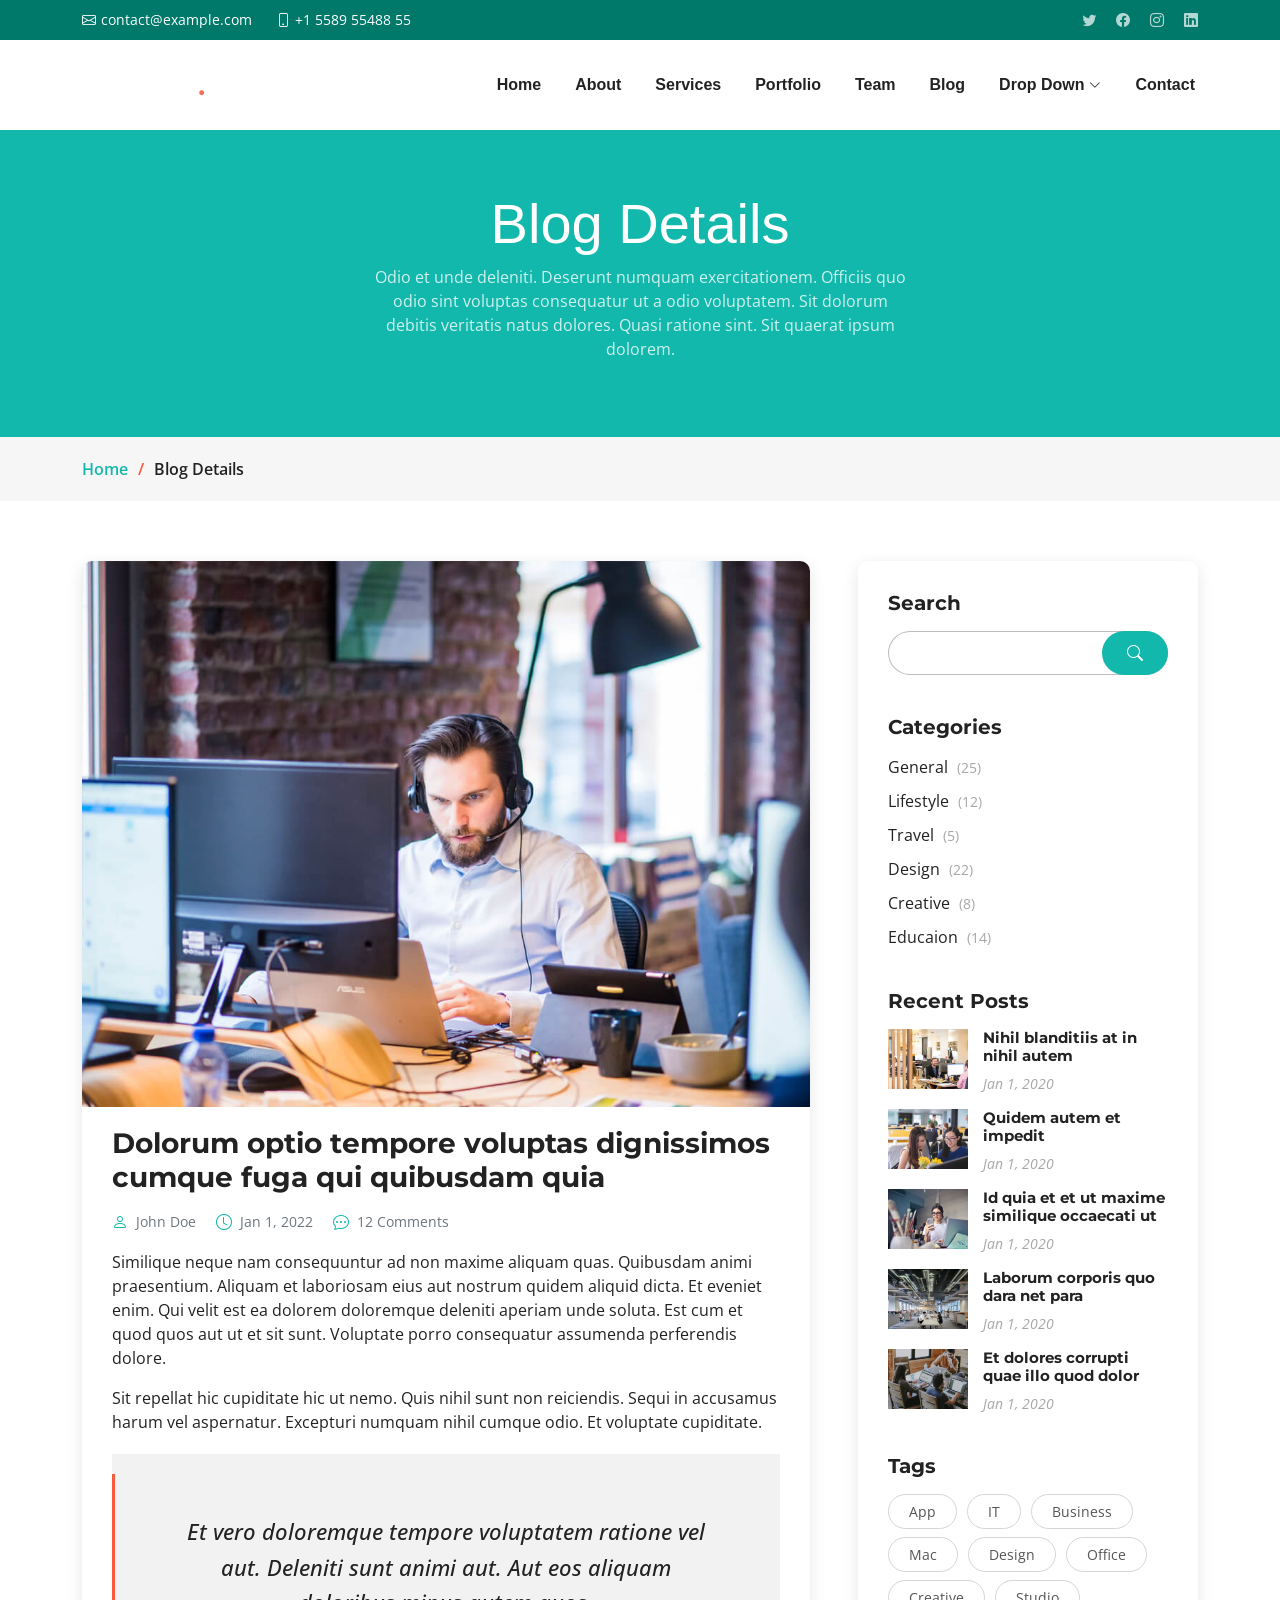
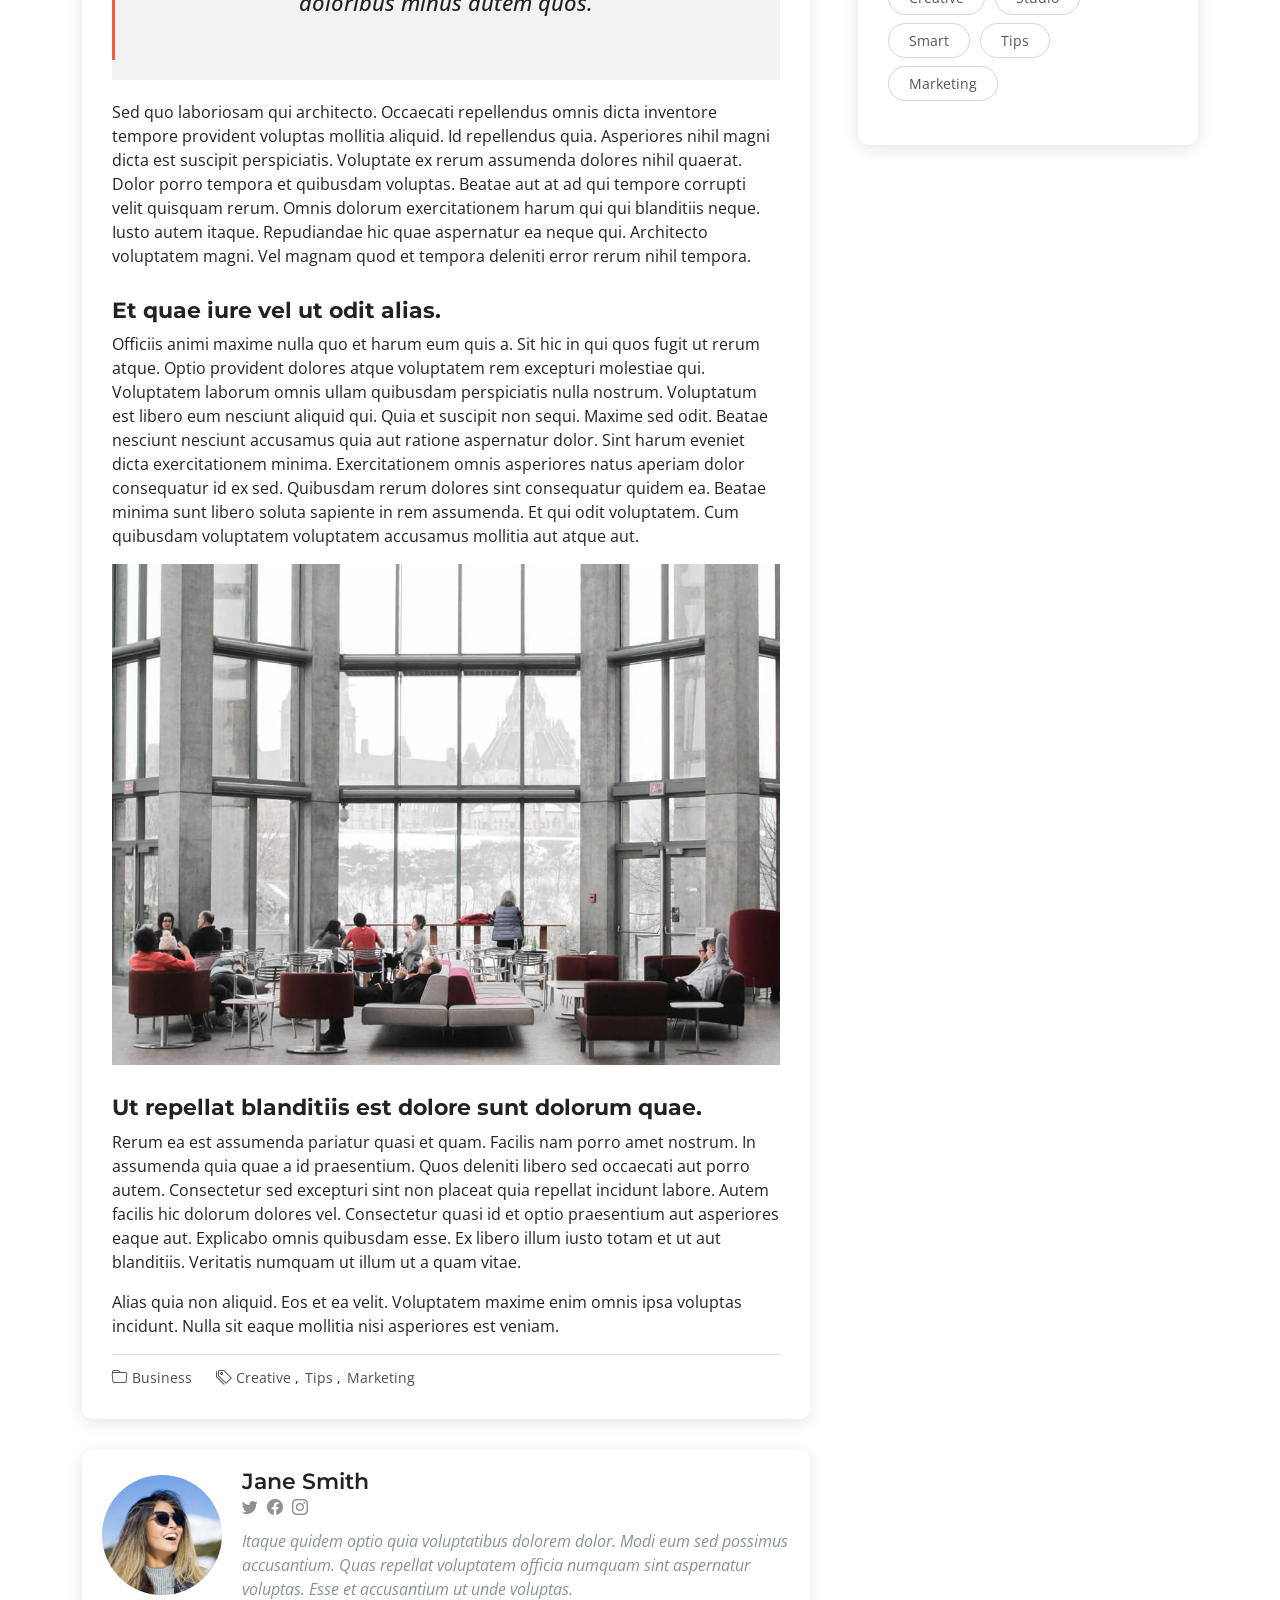
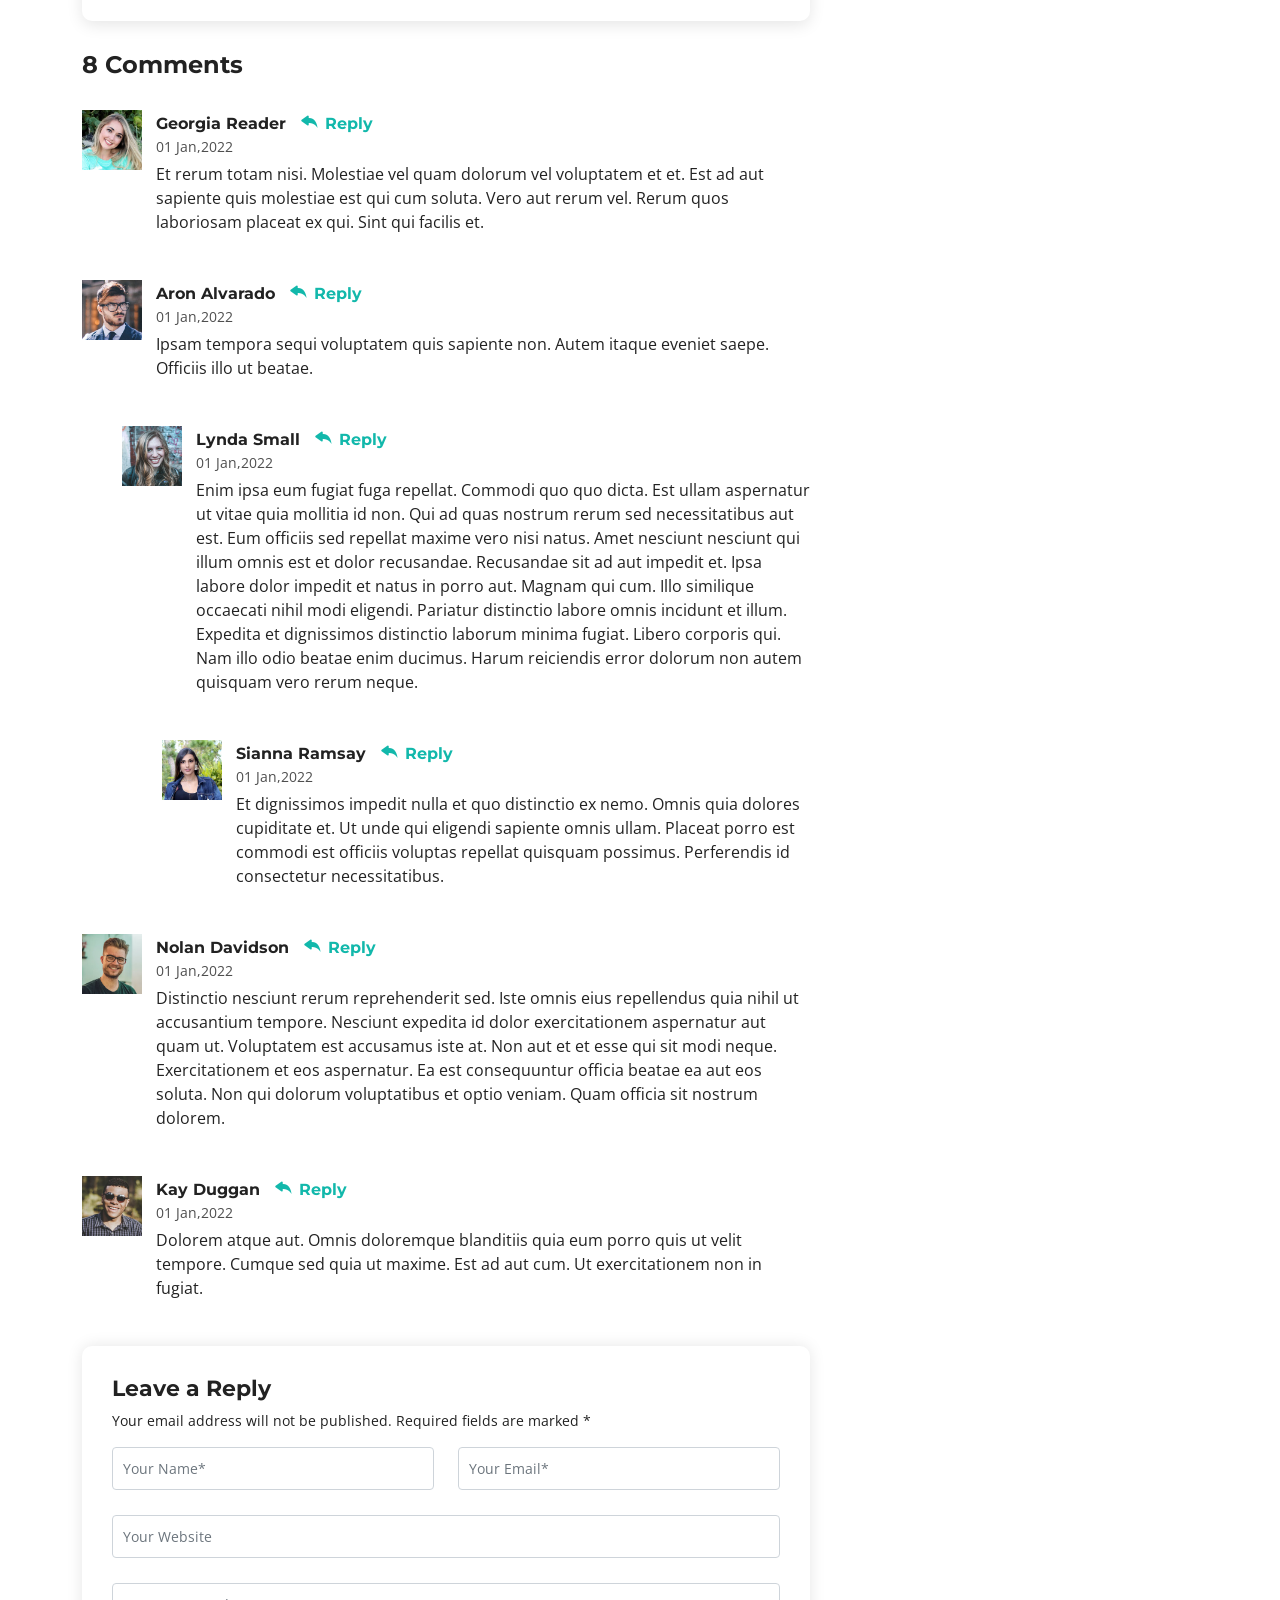
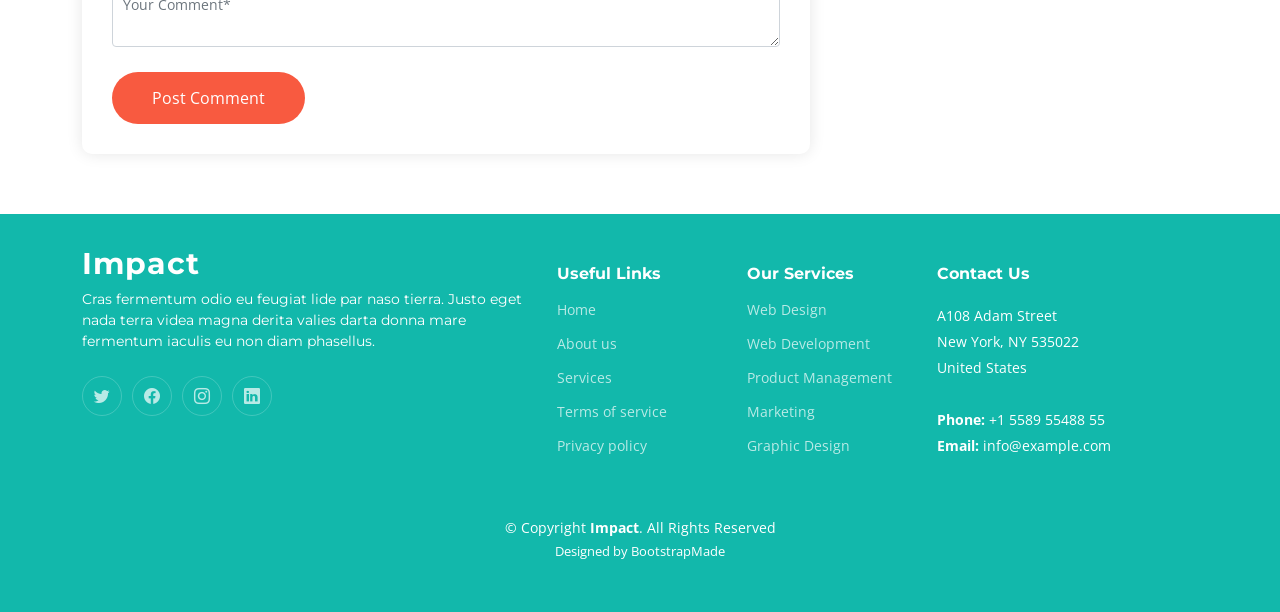
<file: blog-details.html>
<!DOCTYPE html>
<html lang="en">

<head>
  <meta charset="utf-8">
  <meta content="width=device-width, initial-scale=1.0" name="viewport">

  <title>Impact Bootstrap Template - Blog Details</title>
  <meta content="" name="description">
  <meta content="" name="keywords">

  <!-- Favicons -->
  <link href="assets/img/favicon.png" rel="icon">
  <link href="assets/img/apple-touch-icon.png" rel="apple-touch-icon">

  <!-- Google Fonts -->
  <link rel="preconnect" href="https://fonts.googleapis.com">
  <link rel="preconnect" href="https://fonts.gstatic.com" crossorigin>
  <link href="https://fonts.googleapis.com/css2?family=Open+Sans:ital,wght@0,300;0,400;0,500;0,600;0,700;1,300;1,400;1,600;1,700&family=Montserrat:ital,wght@0,300;0,400;0,500;0,600;0,700;1,300;1,400;1,500;1,600;1,700&family=Raleway:ital,wght@0,300;0,400;0,500;0,600;0,700;1,300;1,400;1,500;1,600;1,700&display=swap" rel="stylesheet">

  <!-- Vendor CSS Files -->
  <link href="assets/vendor/bootstrap/css/bootstrap.min.css" rel="stylesheet">
  <link href="assets/vendor/bootstrap-icons/bootstrap-icons.css" rel="stylesheet">
  <link href="assets/vendor/aos/aos.css" rel="stylesheet">
  <link href="assets/vendor/glightbox/css/glightbox.min.css" rel="stylesheet">
  <link href="assets/vendor/swiper/swiper-bundle.min.css" rel="stylesheet">

  <!-- Template Main CSS File -->
  <link href="assets/css/main.css" rel="stylesheet">

  <!-- =======================================================
  * Template Name: Impact - v1.1.1
  * Template URL: https://bootstrapmade.com/impact-bootstrap-business-website-template/
  * Author: BootstrapMade.com
  * License: https://bootstrapmade.com/license/
  ======================================================== -->
</head>

<body>

  <!-- ======= Header ======= -->
  <section id="topbar" class="topbar d-flex align-items-center">
    <div class="container d-flex justify-content-center justify-content-md-between">
      <div class="contact-info d-flex align-items-center">
        <i class="bi bi-envelope d-flex align-items-center"><a href="mailto:contact@example.com">contact@example.com</a></i>
        <i class="bi bi-phone d-flex align-items-center ms-4"><span>+1 5589 55488 55</span></i>
      </div>
      <div class="social-links d-none d-md-flex align-items-center">
        <a href="#" class="twitter"><i class="bi bi-twitter"></i></a>
        <a href="#" class="facebook"><i class="bi bi-facebook"></i></a>
        <a href="#" class="instagram"><i class="bi bi-instagram"></i></a>
        <a href="#" class="linkedin"><i class="bi bi-linkedin"></i></i></a>
      </div>
    </div>
  </section><!-- End Top Bar -->

  <header id="header" class="header d-flex align-items-center">

    <div class="container-fluid container-xl d-flex align-items-center justify-content-between">
      <a href="index.html" class="logo d-flex align-items-center">
        <!-- Uncomment the line below if you also wish to use an image logo -->
        <!-- <img src="assets/img/logo.png" alt=""> -->
        <h1>Impact<span>.</span></h1>
      </a>
      <nav id="navbar" class="navbar">
        <ul>
          <li><a href="#hero">Home</a></li>
          <li><a href="#about">About</a></li>
          <li><a href="#services">Services</a></li>
          <li><a href="#portfolio">Portfolio</a></li>
          <li><a href="#team">Team</a></li>
          <li><a href="blog.html">Blog</a></li>
          <li class="dropdown"><a href="#"><span>Drop Down</span> <i class="bi bi-chevron-down dropdown-indicator"></i></a>
            <ul>
              <li><a href="#">Drop Down 1</a></li>
              <li class="dropdown"><a href="#"><span>Deep Drop Down</span> <i class="bi bi-chevron-down dropdown-indicator"></i></a>
                <ul>
                  <li><a href="#">Deep Drop Down 1</a></li>
                  <li><a href="#">Deep Drop Down 2</a></li>
                  <li><a href="#">Deep Drop Down 3</a></li>
                  <li><a href="#">Deep Drop Down 4</a></li>
                  <li><a href="#">Deep Drop Down 5</a></li>
                </ul>
              </li>
              <li><a href="#">Drop Down 2</a></li>
              <li><a href="#">Drop Down 3</a></li>
              <li><a href="#">Drop Down 4</a></li>
            </ul>
          </li>
          <li><a href="#contact">Contact</a></li>
        </ul>
      </nav><!-- .navbar -->

      <i class="mobile-nav-toggle mobile-nav-show bi bi-list"></i>
      <i class="mobile-nav-toggle mobile-nav-hide d-none bi bi-x"></i>

    </div>
  </header><!-- End Header -->
  <!-- End Header -->

  <main id="main">

    <!-- ======= Breadcrumbs ======= -->
    <div class="breadcrumbs">
      <div class="page-header d-flex align-items-center" style="background-image: url('');">
        <div class="container position-relative">
          <div class="row d-flex justify-content-center">
            <div class="col-lg-6 text-center">
              <h2>Blog Details</h2>
              <p>Odio et unde deleniti. Deserunt numquam exercitationem. Officiis quo odio sint voluptas consequatur ut a odio voluptatem. Sit dolorum debitis veritatis natus dolores. Quasi ratione sint. Sit quaerat ipsum dolorem.</p>
            </div>
          </div>
        </div>
      </div>
      <nav>
        <div class="container">
          <ol>
            <li><a href="index.html">Home</a></li>
            <li>Blog Details</li>
          </ol>
        </div>
      </nav>
    </div><!-- End Breadcrumbs -->

    <!-- ======= Blog Details Section ======= -->
    <section id="blog" class="blog">
      <div class="container" data-aos="fade-up">

        <div class="row g-5">

          <div class="col-lg-8">

            <article class="blog-details">

              <div class="post-img">
                <img src="assets/img/blog/blog-1.jpg" alt="" class="img-fluid">
              </div>

              <h2 class="title">Dolorum optio tempore voluptas dignissimos cumque fuga qui quibusdam quia</h2>

              <div class="meta-top">
                <ul>
                  <li class="d-flex align-items-center"><i class="bi bi-person"></i> <a href="blog-details.html">John Doe</a></li>
                  <li class="d-flex align-items-center"><i class="bi bi-clock"></i> <a href="blog-details.html"><time datetime="2020-01-01">Jan 1, 2022</time></a></li>
                  <li class="d-flex align-items-center"><i class="bi bi-chat-dots"></i> <a href="blog-details.html">12 Comments</a></li>
                </ul>
              </div><!-- End meta top -->

              <div class="content">
                <p>
                  Similique neque nam consequuntur ad non maxime aliquam quas. Quibusdam animi praesentium. Aliquam et laboriosam eius aut nostrum quidem aliquid dicta.
                  Et eveniet enim. Qui velit est ea dolorem doloremque deleniti aperiam unde soluta. Est cum et quod quos aut ut et sit sunt. Voluptate porro consequatur assumenda perferendis dolore.
                </p>

                <p>
                  Sit repellat hic cupiditate hic ut nemo. Quis nihil sunt non reiciendis. Sequi in accusamus harum vel aspernatur. Excepturi numquam nihil cumque odio. Et voluptate cupiditate.
                </p>

                <blockquote>
                  <p>
                    Et vero doloremque tempore voluptatem ratione vel aut. Deleniti sunt animi aut. Aut eos aliquam doloribus minus autem quos.
                  </p>
                </blockquote>

                <p>
                  Sed quo laboriosam qui architecto. Occaecati repellendus omnis dicta inventore tempore provident voluptas mollitia aliquid. Id repellendus quia. Asperiores nihil magni dicta est suscipit perspiciatis. Voluptate ex rerum assumenda dolores nihil quaerat.
                  Dolor porro tempora et quibusdam voluptas. Beatae aut at ad qui tempore corrupti velit quisquam rerum. Omnis dolorum exercitationem harum qui qui blanditiis neque.
                  Iusto autem itaque. Repudiandae hic quae aspernatur ea neque qui. Architecto voluptatem magni. Vel magnam quod et tempora deleniti error rerum nihil tempora.
                </p>

                <h3>Et quae iure vel ut odit alias.</h3>
                <p>
                  Officiis animi maxime nulla quo et harum eum quis a. Sit hic in qui quos fugit ut rerum atque. Optio provident dolores atque voluptatem rem excepturi molestiae qui. Voluptatem laborum omnis ullam quibusdam perspiciatis nulla nostrum. Voluptatum est libero eum nesciunt aliquid qui.
                  Quia et suscipit non sequi. Maxime sed odit. Beatae nesciunt nesciunt accusamus quia aut ratione aspernatur dolor. Sint harum eveniet dicta exercitationem minima. Exercitationem omnis asperiores natus aperiam dolor consequatur id ex sed. Quibusdam rerum dolores sint consequatur quidem ea.
                  Beatae minima sunt libero soluta sapiente in rem assumenda. Et qui odit voluptatem. Cum quibusdam voluptatem voluptatem accusamus mollitia aut atque aut.
                </p>
                <img src="assets/img/blog/blog-inside-post.jpg" class="img-fluid" alt="">

                <h3>Ut repellat blanditiis est dolore sunt dolorum quae.</h3>
                <p>
                  Rerum ea est assumenda pariatur quasi et quam. Facilis nam porro amet nostrum. In assumenda quia quae a id praesentium. Quos deleniti libero sed occaecati aut porro autem. Consectetur sed excepturi sint non placeat quia repellat incidunt labore. Autem facilis hic dolorum dolores vel.
                  Consectetur quasi id et optio praesentium aut asperiores eaque aut. Explicabo omnis quibusdam esse. Ex libero illum iusto totam et ut aut blanditiis. Veritatis numquam ut illum ut a quam vitae.
                </p>
                <p>
                  Alias quia non aliquid. Eos et ea velit. Voluptatem maxime enim omnis ipsa voluptas incidunt. Nulla sit eaque mollitia nisi asperiores est veniam.
                </p>

              </div><!-- End post content -->

              <div class="meta-bottom">
                <i class="bi bi-folder"></i>
                <ul class="cats">
                  <li><a href="#">Business</a></li>
                </ul>

                <i class="bi bi-tags"></i>
                <ul class="tags">
                  <li><a href="#">Creative</a></li>
                  <li><a href="#">Tips</a></li>
                  <li><a href="#">Marketing</a></li>
                </ul>
              </div><!-- End meta bottom -->

            </article><!-- End blog post -->

            <div class="post-author d-flex align-items-center">
              <img src="assets/img/blog/blog-author.jpg" class="rounded-circle flex-shrink-0" alt="">
              <div>
                <h4>Jane Smith</h4>
                <div class="social-links">
                  <a href="https://twitters.com/#"><i class="bi bi-twitter"></i></a>
                  <a href="https://facebook.com/#"><i class="bi bi-facebook"></i></a>
                  <a href="https://instagram.com/#"><i class="biu bi-instagram"></i></a>
                </div>
                <p>
                  Itaque quidem optio quia voluptatibus dolorem dolor. Modi eum sed possimus accusantium. Quas repellat voluptatem officia numquam sint aspernatur voluptas. Esse et accusantium ut unde voluptas.
                </p>
              </div>
            </div><!-- End post author -->

            <div class="comments">

              <h4 class="comments-count">8 Comments</h4>

              <div id="comment-1" class="comment">
                <div class="d-flex">
                  <div class="comment-img"><img src="assets/img/blog/comments-1.jpg" alt=""></div>
                  <div>
                    <h5><a href="">Georgia Reader</a> <a href="#" class="reply"><i class="bi bi-reply-fill"></i> Reply</a></h5>
                    <time datetime="2020-01-01">01 Jan,2022</time>
                    <p>
                      Et rerum totam nisi. Molestiae vel quam dolorum vel voluptatem et et. Est ad aut sapiente quis molestiae est qui cum soluta.
                      Vero aut rerum vel. Rerum quos laboriosam placeat ex qui. Sint qui facilis et.
                    </p>
                  </div>
                </div>
              </div><!-- End comment #1 -->

              <div id="comment-2" class="comment">
                <div class="d-flex">
                  <div class="comment-img"><img src="assets/img/blog/comments-2.jpg" alt=""></div>
                  <div>
                    <h5><a href="">Aron Alvarado</a> <a href="#" class="reply"><i class="bi bi-reply-fill"></i> Reply</a></h5>
                    <time datetime="2020-01-01">01 Jan,2022</time>
                    <p>
                      Ipsam tempora sequi voluptatem quis sapiente non. Autem itaque eveniet saepe. Officiis illo ut beatae.
                    </p>
                  </div>
                </div>

                <div id="comment-reply-1" class="comment comment-reply">
                  <div class="d-flex">
                    <div class="comment-img"><img src="assets/img/blog/comments-3.jpg" alt=""></div>
                    <div>
                      <h5><a href="">Lynda Small</a> <a href="#" class="reply"><i class="bi bi-reply-fill"></i> Reply</a></h5>
                      <time datetime="2020-01-01">01 Jan,2022</time>
                      <p>
                        Enim ipsa eum fugiat fuga repellat. Commodi quo quo dicta. Est ullam aspernatur ut vitae quia mollitia id non. Qui ad quas nostrum rerum sed necessitatibus aut est. Eum officiis sed repellat maxime vero nisi natus. Amet nesciunt nesciunt qui illum omnis est et dolor recusandae.

                        Recusandae sit ad aut impedit et. Ipsa labore dolor impedit et natus in porro aut. Magnam qui cum. Illo similique occaecati nihil modi eligendi. Pariatur distinctio labore omnis incidunt et illum. Expedita et dignissimos distinctio laborum minima fugiat.

                        Libero corporis qui. Nam illo odio beatae enim ducimus. Harum reiciendis error dolorum non autem quisquam vero rerum neque.
                      </p>
                    </div>
                  </div>

                  <div id="comment-reply-2" class="comment comment-reply">
                    <div class="d-flex">
                      <div class="comment-img"><img src="assets/img/blog/comments-4.jpg" alt=""></div>
                      <div>
                        <h5><a href="">Sianna Ramsay</a> <a href="#" class="reply"><i class="bi bi-reply-fill"></i> Reply</a></h5>
                        <time datetime="2020-01-01">01 Jan,2022</time>
                        <p>
                          Et dignissimos impedit nulla et quo distinctio ex nemo. Omnis quia dolores cupiditate et. Ut unde qui eligendi sapiente omnis ullam. Placeat porro est commodi est officiis voluptas repellat quisquam possimus. Perferendis id consectetur necessitatibus.
                        </p>
                      </div>
                    </div>

                  </div><!-- End comment reply #2-->

                </div><!-- End comment reply #1-->

              </div><!-- End comment #2-->

              <div id="comment-3" class="comment">
                <div class="d-flex">
                  <div class="comment-img"><img src="assets/img/blog/comments-5.jpg" alt=""></div>
                  <div>
                    <h5><a href="">Nolan Davidson</a> <a href="#" class="reply"><i class="bi bi-reply-fill"></i> Reply</a></h5>
                    <time datetime="2020-01-01">01 Jan,2022</time>
                    <p>
                      Distinctio nesciunt rerum reprehenderit sed. Iste omnis eius repellendus quia nihil ut accusantium tempore. Nesciunt expedita id dolor exercitationem aspernatur aut quam ut. Voluptatem est accusamus iste at.
                      Non aut et et esse qui sit modi neque. Exercitationem et eos aspernatur. Ea est consequuntur officia beatae ea aut eos soluta. Non qui dolorum voluptatibus et optio veniam. Quam officia sit nostrum dolorem.
                    </p>
                  </div>
                </div>

              </div><!-- End comment #3 -->

              <div id="comment-4" class="comment">
                <div class="d-flex">
                  <div class="comment-img"><img src="assets/img/blog/comments-6.jpg" alt=""></div>
                  <div>
                    <h5><a href="">Kay Duggan</a> <a href="#" class="reply"><i class="bi bi-reply-fill"></i> Reply</a></h5>
                    <time datetime="2020-01-01">01 Jan,2022</time>
                    <p>
                      Dolorem atque aut. Omnis doloremque blanditiis quia eum porro quis ut velit tempore. Cumque sed quia ut maxime. Est ad aut cum. Ut exercitationem non in fugiat.
                    </p>
                  </div>
                </div>

              </div><!-- End comment #4 -->

              <div class="reply-form">

                <h4>Leave a Reply</h4>
                <p>Your email address will not be published. Required fields are marked * </p>
                <form action="">
                  <div class="row">
                    <div class="col-md-6 form-group">
                      <input name="name" type="text" class="form-control" placeholder="Your Name*">
                    </div>
                    <div class="col-md-6 form-group">
                      <input name="email" type="text" class="form-control" placeholder="Your Email*">
                    </div>
                  </div>
                  <div class="row">
                    <div class="col form-group">
                      <input name="website" type="text" class="form-control" placeholder="Your Website">
                    </div>
                  </div>
                  <div class="row">
                    <div class="col form-group">
                      <textarea name="comment" class="form-control" placeholder="Your Comment*"></textarea>
                    </div>
                  </div>
                  <button type="submit" class="btn btn-primary">Post Comment</button>

                </form>

              </div>

            </div><!-- End blog comments -->

          </div>

          <div class="col-lg-4">

            <div class="sidebar">

              <div class="sidebar-item search-form">
                <h3 class="sidebar-title">Search</h3>
                <form action="" class="mt-3">
                  <input type="text">
                  <button type="submit"><i class="bi bi-search"></i></button>
                </form>
              </div><!-- End sidebar search formn-->

              <div class="sidebar-item categories">
                <h3 class="sidebar-title">Categories</h3>
                <ul class="mt-3">
                  <li><a href="#">General <span>(25)</span></a></li>
                  <li><a href="#">Lifestyle <span>(12)</span></a></li>
                  <li><a href="#">Travel <span>(5)</span></a></li>
                  <li><a href="#">Design <span>(22)</span></a></li>
                  <li><a href="#">Creative <span>(8)</span></a></li>
                  <li><a href="#">Educaion <span>(14)</span></a></li>
                </ul>
              </div><!-- End sidebar categories-->

              <div class="sidebar-item recent-posts">
                <h3 class="sidebar-title">Recent Posts</h3>

                <div class="mt-3">

                  <div class="post-item mt-3">
                    <img src="assets/img/blog/blog-recent-1.jpg" alt="">
                    <div>
                      <h4><a href="blog-details.html">Nihil blanditiis at in nihil autem</a></h4>
                      <time datetime="2020-01-01">Jan 1, 2020</time>
                    </div>
                  </div><!-- End recent post item-->

                  <div class="post-item">
                    <img src="assets/img/blog/blog-recent-2.jpg" alt="">
                    <div>
                      <h4><a href="blog-details.html">Quidem autem et impedit</a></h4>
                      <time datetime="2020-01-01">Jan 1, 2020</time>
                    </div>
                  </div><!-- End recent post item-->

                  <div class="post-item">
                    <img src="assets/img/blog/blog-recent-3.jpg" alt="">
                    <div>
                      <h4><a href="blog-details.html">Id quia et et ut maxime similique occaecati ut</a></h4>
                      <time datetime="2020-01-01">Jan 1, 2020</time>
                    </div>
                  </div><!-- End recent post item-->

                  <div class="post-item">
                    <img src="assets/img/blog/blog-recent-4.jpg" alt="">
                    <div>
                      <h4><a href="blog-details.html">Laborum corporis quo dara net para</a></h4>
                      <time datetime="2020-01-01">Jan 1, 2020</time>
                    </div>
                  </div><!-- End recent post item-->

                  <div class="post-item">
                    <img src="assets/img/blog/blog-recent-5.jpg" alt="">
                    <div>
                      <h4><a href="blog-details.html">Et dolores corrupti quae illo quod dolor</a></h4>
                      <time datetime="2020-01-01">Jan 1, 2020</time>
                    </div>
                  </div><!-- End recent post item-->

                </div>

              </div><!-- End sidebar recent posts-->

              <div class="sidebar-item tags">
                <h3 class="sidebar-title">Tags</h3>
                <ul class="mt-3">
                  <li><a href="#">App</a></li>
                  <li><a href="#">IT</a></li>
                  <li><a href="#">Business</a></li>
                  <li><a href="#">Mac</a></li>
                  <li><a href="#">Design</a></li>
                  <li><a href="#">Office</a></li>
                  <li><a href="#">Creative</a></li>
                  <li><a href="#">Studio</a></li>
                  <li><a href="#">Smart</a></li>
                  <li><a href="#">Tips</a></li>
                  <li><a href="#">Marketing</a></li>
                </ul>
              </div><!-- End sidebar tags-->

            </div><!-- End Blog Sidebar -->

          </div>
        </div>

      </div>
    </section><!-- End Blog Details Section -->

  </main><!-- End #main -->

  <!-- ======= Footer ======= -->
  <footer id="footer" class="footer">

    <div class="container">
      <div class="row gy-4">
        <div class="col-lg-5 col-md-12 footer-info">
          <a href="index.html" class="logo d-flex align-items-center">
            <span>Impact</span>
          </a>
          <p>Cras fermentum odio eu feugiat lide par naso tierra. Justo eget nada terra videa magna derita valies darta donna mare fermentum iaculis eu non diam phasellus.</p>
          <div class="social-links d-flex mt-4">
            <a href="#" class="twitter"><i class="bi bi-twitter"></i></a>
            <a href="#" class="facebook"><i class="bi bi-facebook"></i></a>
            <a href="#" class="instagram"><i class="bi bi-instagram"></i></a>
            <a href="#" class="linkedin"><i class="bi bi-linkedin"></i></a>
          </div>
        </div>

        <div class="col-lg-2 col-6 footer-links">
          <h4>Useful Links</h4>
          <ul>
            <li><a href="#">Home</a></li>
            <li><a href="#">About us</a></li>
            <li><a href="#">Services</a></li>
            <li><a href="#">Terms of service</a></li>
            <li><a href="#">Privacy policy</a></li>
          </ul>
        </div>

        <div class="col-lg-2 col-6 footer-links">
          <h4>Our Services</h4>
          <ul>
            <li><a href="#">Web Design</a></li>
            <li><a href="#">Web Development</a></li>
            <li><a href="#">Product Management</a></li>
            <li><a href="#">Marketing</a></li>
            <li><a href="#">Graphic Design</a></li>
          </ul>
        </div>

        <div class="col-lg-3 col-md-12 footer-contact text-center text-md-start">
          <h4>Contact Us</h4>
          <p>
            A108 Adam Street <br>
            New York, NY 535022<br>
            United States <br><br>
            <strong>Phone:</strong> +1 5589 55488 55<br>
            <strong>Email:</strong> info@example.com<br>
          </p>

        </div>

      </div>
    </div>

    <div class="container mt-4">
      <div class="copyright">
        &copy; Copyright <strong><span>Impact</span></strong>. All Rights Reserved
      </div>
      <div class="credits">
        <!-- All the links in the footer should remain intact. -->
        <!-- You can delete the links only if you purchased the pro version. -->
        <!-- Licensing information: https://bootstrapmade.com/license/ -->
        <!-- Purchase the pro version with working PHP/AJAX contact form: https://bootstrapmade.com/impact-bootstrap-business-website-template/ -->
        Designed by <a href="https://bootstrapmade.com/">BootstrapMade</a>
      </div>
    </div>

  </footer><!-- End Footer -->
  <!-- End Footer -->

  <a href="#" class="scroll-top d-flex align-items-center justify-content-center"><i class="bi bi-arrow-up-short"></i></a>

  <div id="preloader"></div>

  <!-- Vendor JS Files -->
  <script src="assets/vendor/bootstrap/js/bootstrap.bundle.min.js"></script>
  <script src="assets/vendor/aos/aos.js"></script>
  <script src="assets/vendor/glightbox/js/glightbox.min.js"></script>
  <script src="assets/vendor/purecounter/purecounter_vanilla.js"></script>
  <script src="assets/vendor/swiper/swiper-bundle.min.js"></script>
  <script src="assets/vendor/isotope-layout/isotope.pkgd.min.js"></script>
  <script src="assets/vendor/php-email-form/validate.js"></script>

  <!-- Template Main JS File -->
  <script src="assets/js/main.js"></script>

</body>

</html>
</file>
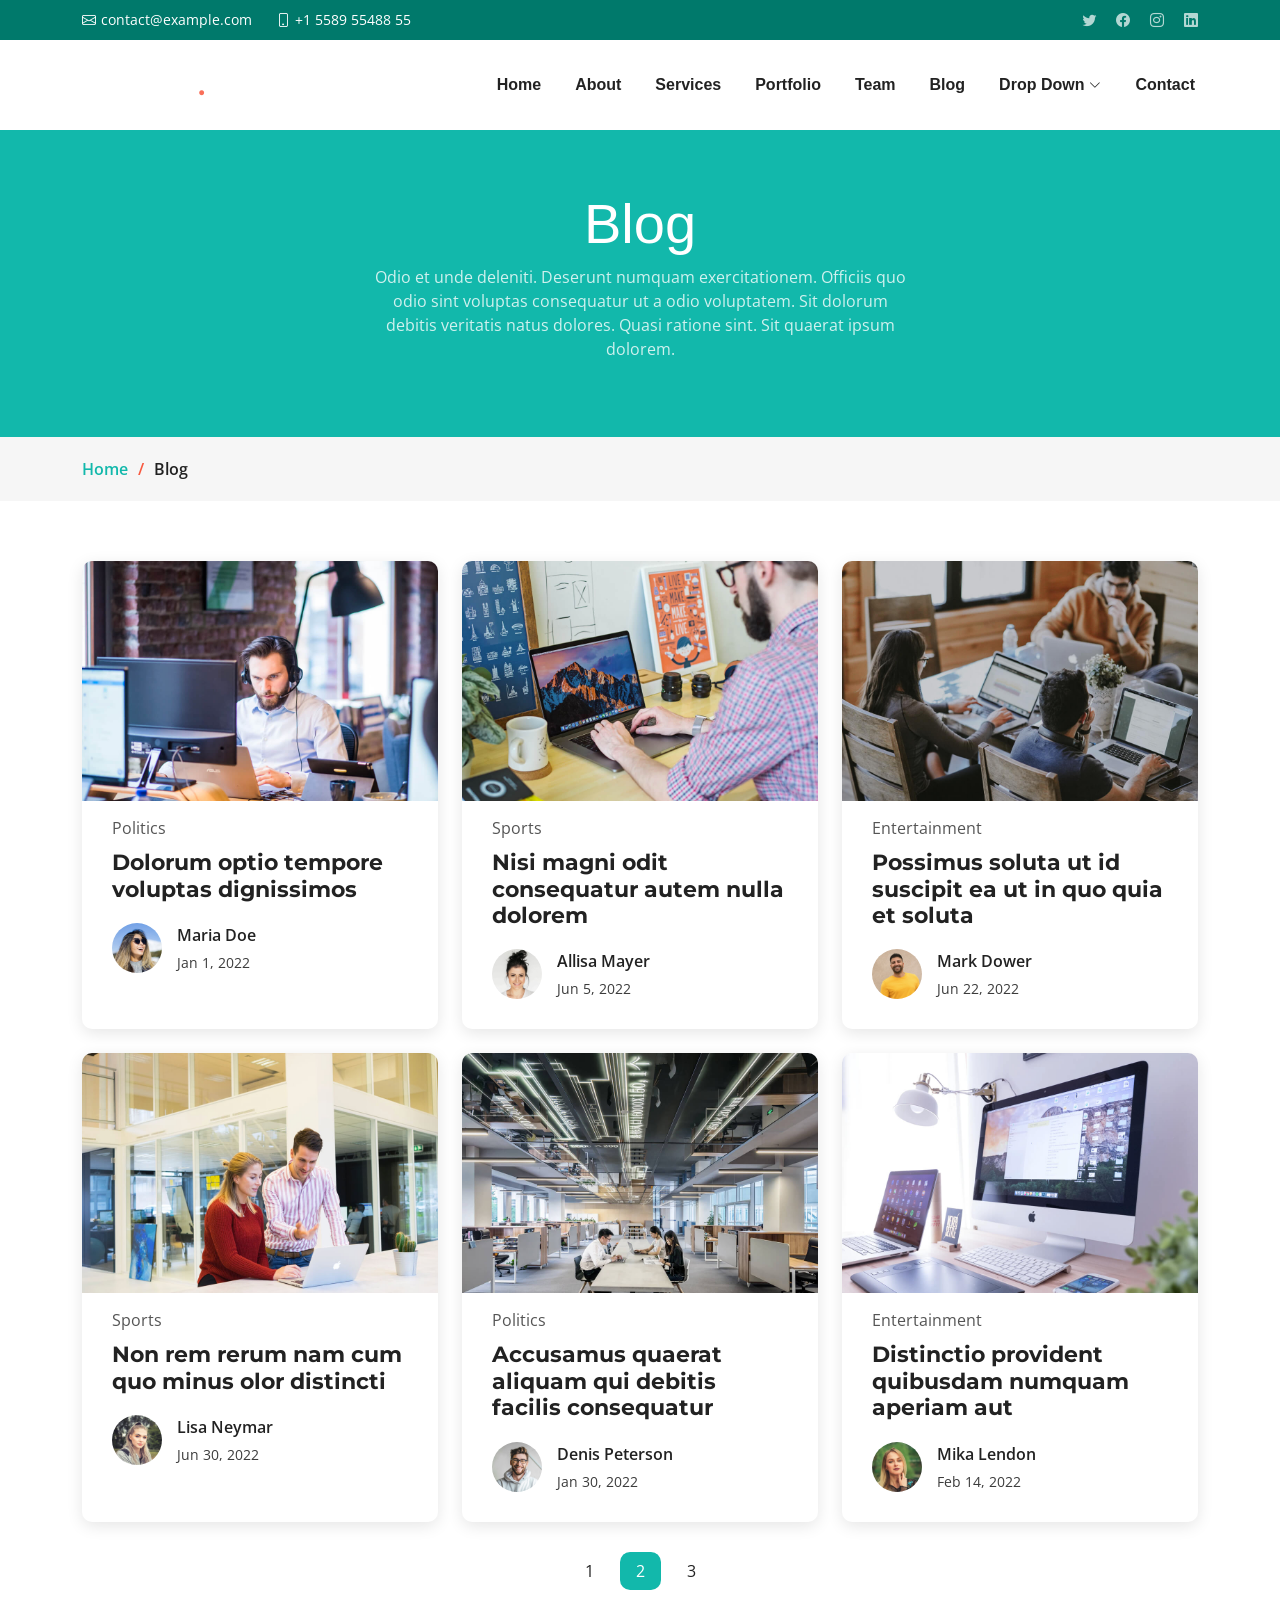
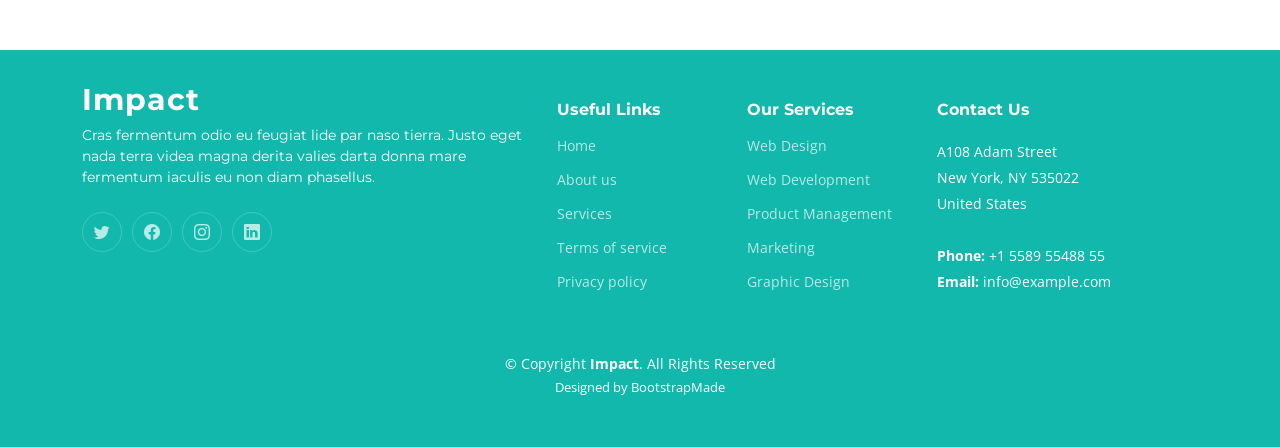
<file: blog.html>
<!DOCTYPE html>
<html lang="en">

<head>
  <meta charset="utf-8">
  <meta content="width=device-width, initial-scale=1.0" name="viewport">

  <title>Impact Bootstrap Template - Blog</title>
  <meta content="" name="description">
  <meta content="" name="keywords">

  <!-- Favicons -->
  <link href="assets/img/favicon.png" rel="icon">
  <link href="assets/img/apple-touch-icon.png" rel="apple-touch-icon">

  <!-- Google Fonts -->
  <link rel="preconnect" href="https://fonts.googleapis.com">
  <link rel="preconnect" href="https://fonts.gstatic.com" crossorigin>
  <link href="https://fonts.googleapis.com/css2?family=Open+Sans:ital,wght@0,300;0,400;0,500;0,600;0,700;1,300;1,400;1,600;1,700&family=Montserrat:ital,wght@0,300;0,400;0,500;0,600;0,700;1,300;1,400;1,500;1,600;1,700&family=Raleway:ital,wght@0,300;0,400;0,500;0,600;0,700;1,300;1,400;1,500;1,600;1,700&display=swap" rel="stylesheet">

  <!-- Vendor CSS Files -->
  <link href="assets/vendor/bootstrap/css/bootstrap.min.css" rel="stylesheet">
  <link href="assets/vendor/bootstrap-icons/bootstrap-icons.css" rel="stylesheet">
  <link href="assets/vendor/aos/aos.css" rel="stylesheet">
  <link href="assets/vendor/glightbox/css/glightbox.min.css" rel="stylesheet">
  <link href="assets/vendor/swiper/swiper-bundle.min.css" rel="stylesheet">

  <!-- Template Main CSS File -->
  <link href="assets/css/main.css" rel="stylesheet">

  <!-- =======================================================
  * Template Name: Impact - v1.1.1
  * Template URL: https://bootstrapmade.com/impact-bootstrap-business-website-template/
  * Author: BootstrapMade.com
  * License: https://bootstrapmade.com/license/
  ======================================================== -->
</head>

<body>

  <!-- ======= Header ======= -->
  <section id="topbar" class="topbar d-flex align-items-center">
    <div class="container d-flex justify-content-center justify-content-md-between">
      <div class="contact-info d-flex align-items-center">
        <i class="bi bi-envelope d-flex align-items-center"><a href="mailto:contact@example.com">contact@example.com</a></i>
        <i class="bi bi-phone d-flex align-items-center ms-4"><span>+1 5589 55488 55</span></i>
      </div>
      <div class="social-links d-none d-md-flex align-items-center">
        <a href="#" class="twitter"><i class="bi bi-twitter"></i></a>
        <a href="#" class="facebook"><i class="bi bi-facebook"></i></a>
        <a href="#" class="instagram"><i class="bi bi-instagram"></i></a>
        <a href="#" class="linkedin"><i class="bi bi-linkedin"></i></i></a>
      </div>
    </div>
  </section><!-- End Top Bar -->

  <header id="header" class="header d-flex align-items-center">

    <div class="container-fluid container-xl d-flex align-items-center justify-content-between">
      <a href="index.html" class="logo d-flex align-items-center">
        <!-- Uncomment the line below if you also wish to use an image logo -->
        <!-- <img src="assets/img/logo.png" alt=""> -->
        <h1>Impact<span>.</span></h1>
      </a>
      <nav id="navbar" class="navbar">
        <ul>
          <li><a href="#hero">Home</a></li>
          <li><a href="#about">About</a></li>
          <li><a href="#services">Services</a></li>
          <li><a href="#portfolio">Portfolio</a></li>
          <li><a href="#team">Team</a></li>
          <li><a href="blog.html">Blog</a></li>
          <li class="dropdown"><a href="#"><span>Drop Down</span> <i class="bi bi-chevron-down dropdown-indicator"></i></a>
            <ul>
              <li><a href="#">Drop Down 1</a></li>
              <li class="dropdown"><a href="#"><span>Deep Drop Down</span> <i class="bi bi-chevron-down dropdown-indicator"></i></a>
                <ul>
                  <li><a href="#">Deep Drop Down 1</a></li>
                  <li><a href="#">Deep Drop Down 2</a></li>
                  <li><a href="#">Deep Drop Down 3</a></li>
                  <li><a href="#">Deep Drop Down 4</a></li>
                  <li><a href="#">Deep Drop Down 5</a></li>
                </ul>
              </li>
              <li><a href="#">Drop Down 2</a></li>
              <li><a href="#">Drop Down 3</a></li>
              <li><a href="#">Drop Down 4</a></li>
            </ul>
          </li>
          <li><a href="#contact">Contact</a></li>
        </ul>
      </nav><!-- .navbar -->

      <i class="mobile-nav-toggle mobile-nav-show bi bi-list"></i>
      <i class="mobile-nav-toggle mobile-nav-hide d-none bi bi-x"></i>

    </div>
  </header><!-- End Header -->
  <!-- End Header -->

  <main id="main">

    <!-- ======= Breadcrumbs ======= -->
    <div class="breadcrumbs">
      <div class="page-header d-flex align-items-center" style="background-image: url('');">
        <div class="container position-relative">
          <div class="row d-flex justify-content-center">
            <div class="col-lg-6 text-center">
              <h2>Blog</h2>
              <p>Odio et unde deleniti. Deserunt numquam exercitationem. Officiis quo odio sint voluptas consequatur ut a odio voluptatem. Sit dolorum debitis veritatis natus dolores. Quasi ratione sint. Sit quaerat ipsum dolorem.</p>
            </div>
          </div>
        </div>
      </div>
      <nav>
        <div class="container">
          <ol>
            <li><a href="index.html">Home</a></li>
            <li>Blog</li>
          </ol>
        </div>
      </nav>
    </div><!-- End Breadcrumbs -->

    <!-- ======= Blog Section ======= -->
    <section id="blog" class="blog">
      <div class="container" data-aos="fade-up">

        <div class="row gy-4 posts-list">

          <div class="col-xl-4 col-md-6">
            <article>

              <div class="post-img">
                <img src="assets/img/blog/blog-1.jpg" alt="" class="img-fluid">
              </div>

              <p class="post-category">Politics</p>

              <h2 class="title">
                <a href="blog-details.html">Dolorum optio tempore voluptas dignissimos</a>
              </h2>

              <div class="d-flex align-items-center">
                <img src="assets/img/blog/blog-author.jpg" alt="" class="img-fluid post-author-img flex-shrink-0">
                <div class="post-meta">
                  <p class="post-author-list">Maria Doe</p>
                  <p class="post-date">
                    <time datetime="2022-01-01">Jan 1, 2022</time>
                  </p>
                </div>
              </div>

            </article>
          </div><!-- End post list item -->

          <div class="col-xl-4 col-md-6">
            <article>

              <div class="post-img">
                <img src="assets/img/blog/blog-2.jpg" alt="" class="img-fluid">
              </div>

              <p class="post-category">Sports</p>

              <h2 class="title">
                <a href="blog-details.html">Nisi magni odit consequatur autem nulla dolorem</a>
              </h2>

              <div class="d-flex align-items-center">
                <img src="assets/img/blog/blog-author-2.jpg" alt="" class="img-fluid post-author-img flex-shrink-0">
                <div class="post-meta">
                  <p class="post-author-list">Allisa Mayer</p>
                  <p class="post-date">
                    <time datetime="2022-01-01">Jun 5, 2022</time>
                  </p>
                </div>
              </div>

            </article>
          </div><!-- End post list item -->

          <div class="col-xl-4 col-md-6">
            <article>

              <div class="post-img">
                <img src="assets/img/blog/blog-3.jpg" alt="" class="img-fluid">
              </div>

              <p class="post-category">Entertainment</p>

              <h2 class="title">
                <a href="blog-details.html">Possimus soluta ut id suscipit ea ut in quo quia et soluta</a>
              </h2>

              <div class="d-flex align-items-center">
                <img src="assets/img/blog/blog-author-3.jpg" alt="" class="img-fluid post-author-img flex-shrink-0">
                <div class="post-meta">
                  <p class="post-author-list">Mark Dower</p>
                  <p class="post-date">
                    <time datetime="2022-01-01">Jun 22, 2022</time>
                  </p>
                </div>
              </div>

            </article>
          </div><!-- End post list item -->

          <div class="col-xl-4 col-md-6">
            <article>

              <div class="post-img">
                <img src="assets/img/blog/blog-4.jpg" alt="" class="img-fluid">
              </div>

              <p class="post-category">Sports</p>

              <h2 class="title">
                <a href="blog-details.html">Non rem rerum nam cum quo minus olor distincti</a>
              </h2>

              <div class="d-flex align-items-center">
                <img src="assets/img/blog/blog-author-4.jpg" alt="" class="img-fluid post-author-img flex-shrink-0">
                <div class="post-meta">
                  <p class="post-author-list">Lisa Neymar</p>
                  <p class="post-date">
                    <time datetime="2022-01-01">Jun 30, 2022</time>
                  </p>
                </div>
              </div>

            </article>
          </div><!-- End post list item -->

          <div class="col-xl-4 col-md-6">
            <article>

              <div class="post-img">
                <img src="assets/img/blog/blog-5.jpg" alt="" class="img-fluid">
              </div>

              <p class="post-category">Politics</p>

              <h2 class="title">
                <a href="blog-details.html">Accusamus quaerat aliquam qui debitis facilis consequatur</a>
              </h2>

              <div class="d-flex align-items-center">
                <img src="assets/img/blog/blog-author-5.jpg" alt="" class="img-fluid post-author-img flex-shrink-0">
                <div class="post-meta">
                  <p class="post-author-list">Denis Peterson</p>
                  <p class="post-date">
                    <time datetime="2022-01-01">Jan 30, 2022</time>
                  </p>
                </div>
              </div>

            </article>
          </div><!-- End post list item -->

          <div class="col-xl-4 col-md-6">
            <article>

              <div class="post-img">
                <img src="assets/img/blog/blog-6.jpg" alt="" class="img-fluid">
              </div>

              <p class="post-category">Entertainment</p>

              <h2 class="title">
                <a href="blog-details.html">Distinctio provident quibusdam numquam aperiam aut</a>
              </h2>

              <div class="d-flex align-items-center">
                <img src="assets/img/blog/blog-author-6.jpg" alt="" class="img-fluid post-author-img flex-shrink-0">
                <div class="post-meta">
                  <p class="post-author-list">Mika Lendon</p>
                  <p class="post-date">
                    <time datetime="2022-01-01">Feb 14, 2022</time>
                  </p>
                </div>
              </div>

            </article>
          </div><!-- End post list item -->

        </div><!-- End blog posts list -->

        <div class="blog-pagination">
          <ul class="justify-content-center">
            <li><a href="#">1</a></li>
            <li class="active"><a href="#">2</a></li>
            <li><a href="#">3</a></li>
          </ul>
        </div><!-- End blog pagination -->

      </div>
    </section><!-- End Blog Section -->

  </main><!-- End #main -->

  <!-- ======= Footer ======= -->
  <footer id="footer" class="footer">

    <div class="container">
      <div class="row gy-4">
        <div class="col-lg-5 col-md-12 footer-info">
          <a href="index.html" class="logo d-flex align-items-center">
            <span>Impact</span>
          </a>
          <p>Cras fermentum odio eu feugiat lide par naso tierra. Justo eget nada terra videa magna derita valies darta donna mare fermentum iaculis eu non diam phasellus.</p>
          <div class="social-links d-flex mt-4">
            <a href="#" class="twitter"><i class="bi bi-twitter"></i></a>
            <a href="#" class="facebook"><i class="bi bi-facebook"></i></a>
            <a href="#" class="instagram"><i class="bi bi-instagram"></i></a>
            <a href="#" class="linkedin"><i class="bi bi-linkedin"></i></a>
          </div>
        </div>

        <div class="col-lg-2 col-6 footer-links">
          <h4>Useful Links</h4>
          <ul>
            <li><a href="#">Home</a></li>
            <li><a href="#">About us</a></li>
            <li><a href="#">Services</a></li>
            <li><a href="#">Terms of service</a></li>
            <li><a href="#">Privacy policy</a></li>
          </ul>
        </div>

        <div class="col-lg-2 col-6 footer-links">
          <h4>Our Services</h4>
          <ul>
            <li><a href="#">Web Design</a></li>
            <li><a href="#">Web Development</a></li>
            <li><a href="#">Product Management</a></li>
            <li><a href="#">Marketing</a></li>
            <li><a href="#">Graphic Design</a></li>
          </ul>
        </div>

        <div class="col-lg-3 col-md-12 footer-contact text-center text-md-start">
          <h4>Contact Us</h4>
          <p>
            A108 Adam Street <br>
            New York, NY 535022<br>
            United States <br><br>
            <strong>Phone:</strong> +1 5589 55488 55<br>
            <strong>Email:</strong> info@example.com<br>
          </p>

        </div>

      </div>
    </div>

    <div class="container mt-4">
      <div class="copyright">
        &copy; Copyright <strong><span>Impact</span></strong>. All Rights Reserved
      </div>
      <div class="credits">
        <!-- All the links in the footer should remain intact. -->
        <!-- You can delete the links only if you purchased the pro version. -->
        <!-- Licensing information: https://bootstrapmade.com/license/ -->
        <!-- Purchase the pro version with working PHP/AJAX contact form: https://bootstrapmade.com/impact-bootstrap-business-website-template/ -->
        Designed by <a href="https://bootstrapmade.com/">BootstrapMade</a>
      </div>
    </div>

  </footer><!-- End Footer -->
  <!-- End Footer -->

  <a href="#" class="scroll-top d-flex align-items-center justify-content-center"><i class="bi bi-arrow-up-short"></i></a>

  <div id="preloader"></div>

  <!-- Vendor JS Files -->
  <script src="assets/vendor/bootstrap/js/bootstrap.bundle.min.js"></script>
  <script src="assets/vendor/aos/aos.js"></script>
  <script src="assets/vendor/glightbox/js/glightbox.min.js"></script>
  <script src="assets/vendor/purecounter/purecounter_vanilla.js"></script>
  <script src="assets/vendor/swiper/swiper-bundle.min.js"></script>
  <script src="assets/vendor/isotope-layout/isotope.pkgd.min.js"></script>
  <script src="assets/vendor/php-email-form/validate.js"></script>

  <!-- Template Main JS File -->
  <script src="assets/js/main.js"></script>

</body>

</html>
</file>
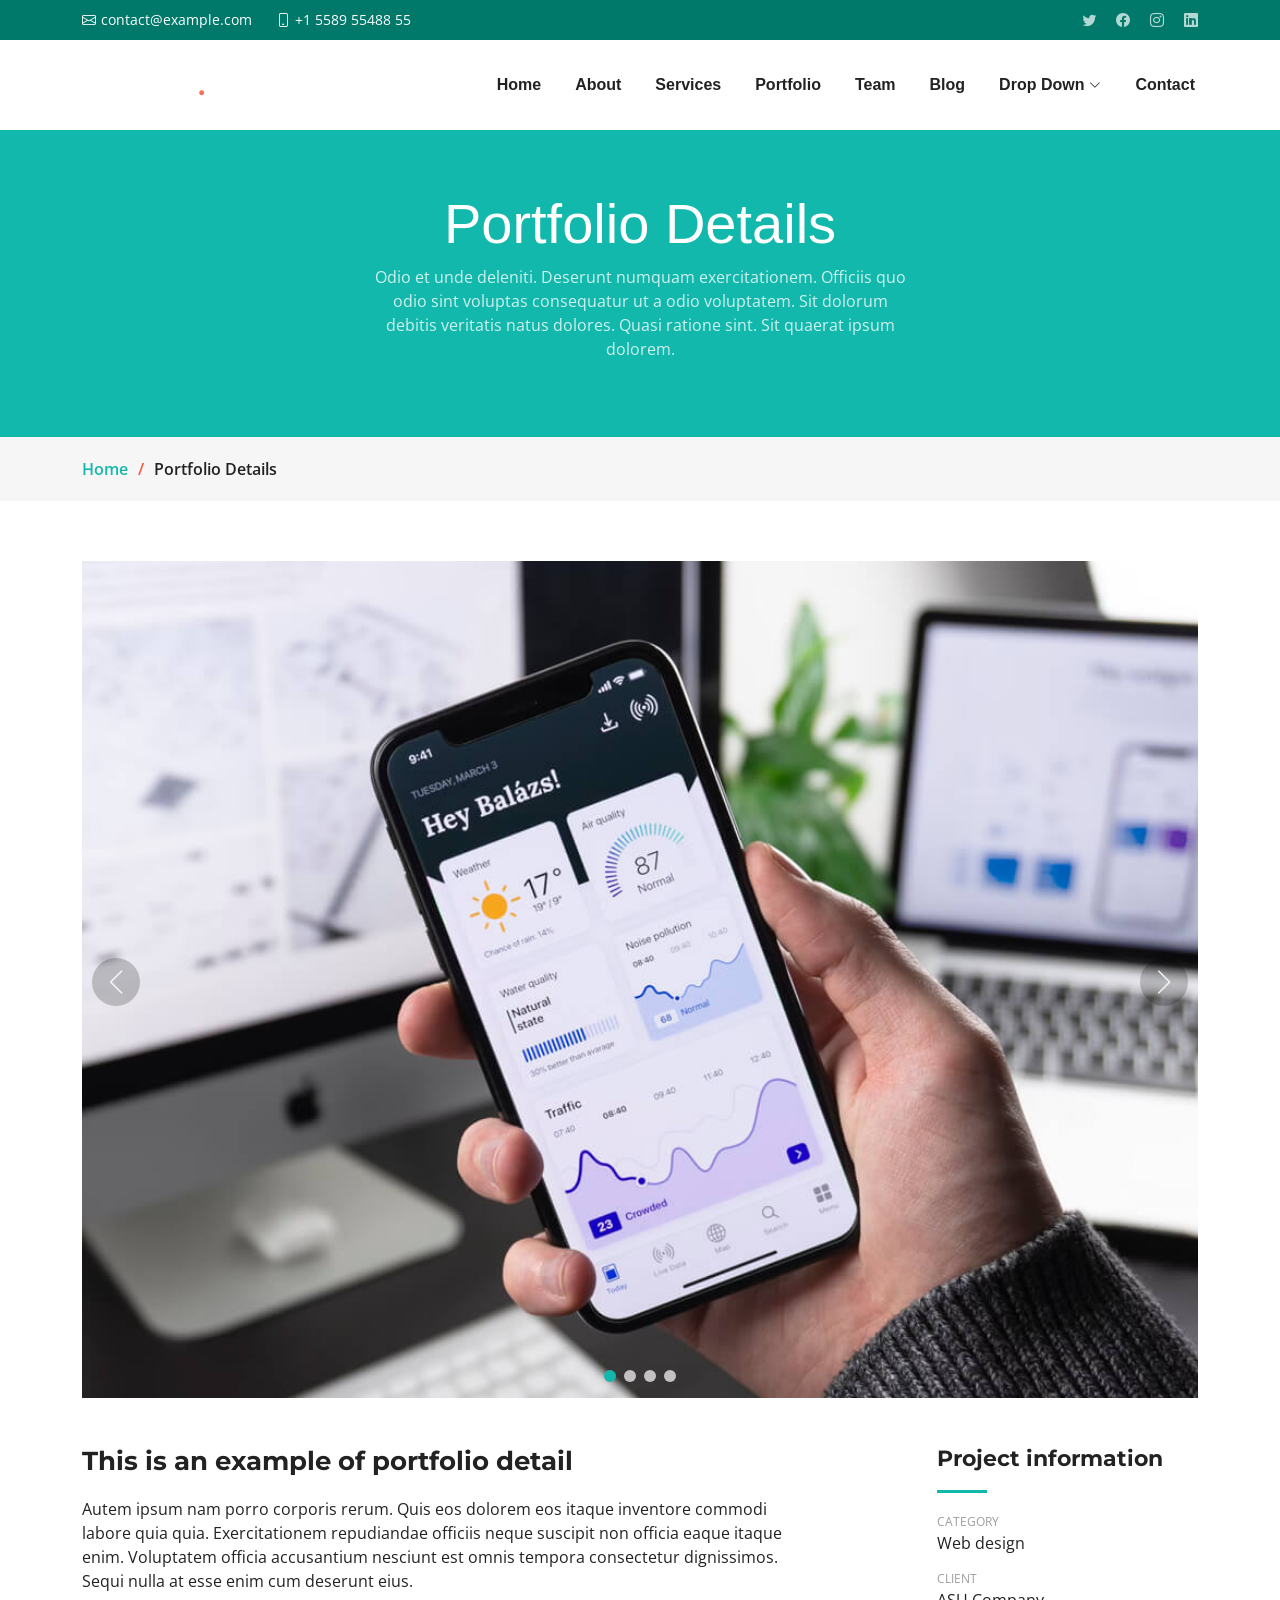
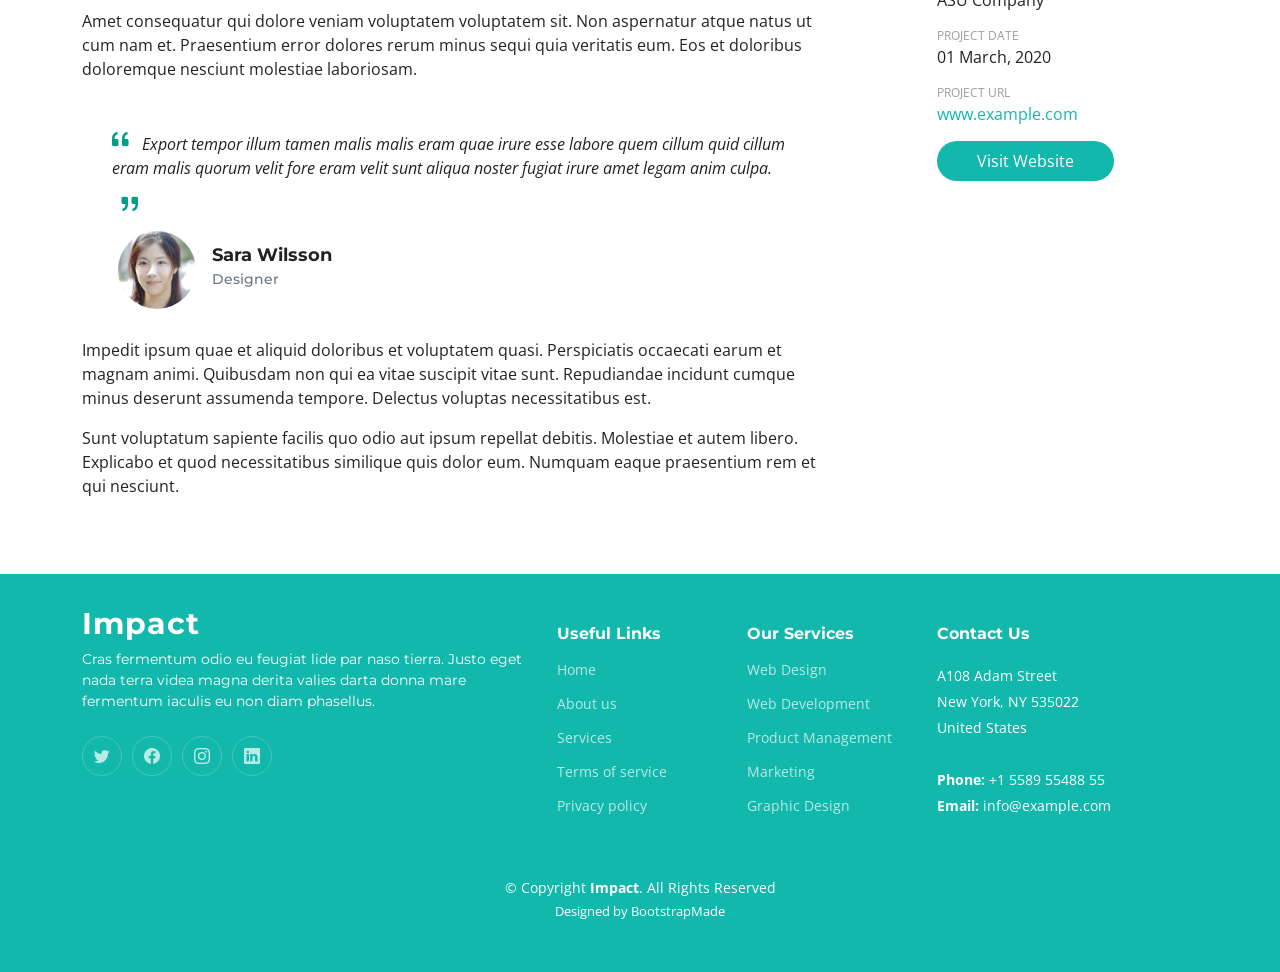
<file: portfolio-details.html>
<!DOCTYPE html>
<html lang="en">

<head>
  <meta charset="utf-8">
  <meta content="width=device-width, initial-scale=1.0" name="viewport">

  <title>Impact Bootstrap Template - Portfolio Details</title>
  <meta content="" name="description">
  <meta content="" name="keywords">

  <!-- Favicons -->
  <link href="assets/img/favicon.png" rel="icon">
  <link href="assets/img/apple-touch-icon.png" rel="apple-touch-icon">

  <!-- Google Fonts -->
  <link rel="preconnect" href="https://fonts.googleapis.com">
  <link rel="preconnect" href="https://fonts.gstatic.com" crossorigin>
  <link href="https://fonts.googleapis.com/css2?family=Open+Sans:ital,wght@0,300;0,400;0,500;0,600;0,700;1,300;1,400;1,600;1,700&family=Montserrat:ital,wght@0,300;0,400;0,500;0,600;0,700;1,300;1,400;1,500;1,600;1,700&family=Raleway:ital,wght@0,300;0,400;0,500;0,600;0,700;1,300;1,400;1,500;1,600;1,700&display=swap" rel="stylesheet">

  <!-- Vendor CSS Files -->
  <link href="assets/vendor/bootstrap/css/bootstrap.min.css" rel="stylesheet">
  <link href="assets/vendor/bootstrap-icons/bootstrap-icons.css" rel="stylesheet">
  <link href="assets/vendor/aos/aos.css" rel="stylesheet">
  <link href="assets/vendor/glightbox/css/glightbox.min.css" rel="stylesheet">
  <link href="assets/vendor/swiper/swiper-bundle.min.css" rel="stylesheet">

  <!-- Template Main CSS File -->
  <link href="assets/css/main.css" rel="stylesheet">

  <!-- =======================================================
  * Template Name: Impact - v1.1.1
  * Template URL: https://bootstrapmade.com/impact-bootstrap-business-website-template/
  * Author: BootstrapMade.com
  * License: https://bootstrapmade.com/license/
  ======================================================== -->
</head>

<body>

  <!-- ======= Header ======= -->
  <section id="topbar" class="topbar d-flex align-items-center">
    <div class="container d-flex justify-content-center justify-content-md-between">
      <div class="contact-info d-flex align-items-center">
        <i class="bi bi-envelope d-flex align-items-center"><a href="mailto:contact@example.com">contact@example.com</a></i>
        <i class="bi bi-phone d-flex align-items-center ms-4"><span>+1 5589 55488 55</span></i>
      </div>
      <div class="social-links d-none d-md-flex align-items-center">
        <a href="#" class="twitter"><i class="bi bi-twitter"></i></a>
        <a href="#" class="facebook"><i class="bi bi-facebook"></i></a>
        <a href="#" class="instagram"><i class="bi bi-instagram"></i></a>
        <a href="#" class="linkedin"><i class="bi bi-linkedin"></i></i></a>
      </div>
    </div>
  </section><!-- End Top Bar -->

  <header id="header" class="header d-flex align-items-center">

    <div class="container-fluid container-xl d-flex align-items-center justify-content-between">
      <a href="index.html" class="logo d-flex align-items-center">
        <!-- Uncomment the line below if you also wish to use an image logo -->
        <!-- <img src="assets/img/logo.png" alt=""> -->
        <h1>Impact<span>.</span></h1>
      </a>
      <nav id="navbar" class="navbar">
        <ul>
          <li><a href="#hero">Home</a></li>
          <li><a href="#about">About</a></li>
          <li><a href="#services">Services</a></li>
          <li><a href="#portfolio">Portfolio</a></li>
          <li><a href="#team">Team</a></li>
          <li><a href="blog.html">Blog</a></li>
          <li class="dropdown"><a href="#"><span>Drop Down</span> <i class="bi bi-chevron-down dropdown-indicator"></i></a>
            <ul>
              <li><a href="#">Drop Down 1</a></li>
              <li class="dropdown"><a href="#"><span>Deep Drop Down</span> <i class="bi bi-chevron-down dropdown-indicator"></i></a>
                <ul>
                  <li><a href="#">Deep Drop Down 1</a></li>
                  <li><a href="#">Deep Drop Down 2</a></li>
                  <li><a href="#">Deep Drop Down 3</a></li>
                  <li><a href="#">Deep Drop Down 4</a></li>
                  <li><a href="#">Deep Drop Down 5</a></li>
                </ul>
              </li>
              <li><a href="#">Drop Down 2</a></li>
              <li><a href="#">Drop Down 3</a></li>
              <li><a href="#">Drop Down 4</a></li>
            </ul>
          </li>
          <li><a href="#contact">Contact</a></li>
        </ul>
      </nav><!-- .navbar -->

      <i class="mobile-nav-toggle mobile-nav-show bi bi-list"></i>
      <i class="mobile-nav-toggle mobile-nav-hide d-none bi bi-x"></i>

    </div>
  </header><!-- End Header -->
  <!-- End Header -->

  <main id="main">

    <!-- ======= Breadcrumbs ======= -->
    <div class="breadcrumbs">
      <div class="page-header d-flex align-items-center" style="background-image: url('');">
        <div class="container position-relative">
          <div class="row d-flex justify-content-center">
            <div class="col-lg-6 text-center">
              <h2>Portfolio Details</h2>
              <p>Odio et unde deleniti. Deserunt numquam exercitationem. Officiis quo odio sint voluptas consequatur ut a odio voluptatem. Sit dolorum debitis veritatis natus dolores. Quasi ratione sint. Sit quaerat ipsum dolorem.</p>
            </div>
          </div>
        </div>
      </div>
      <nav>
        <div class="container">
          <ol>
            <li><a href="index.html">Home</a></li>
            <li>Portfolio Details</li>
          </ol>
        </div>
      </nav>
    </div><!-- End Breadcrumbs -->

    <!-- ======= Portfolio Details Section ======= -->
    <section id="portfolio-details" class="portfolio-details">
      <div class="container" data-aos="fade-up">

        <div class="position-relative h-100">
          <div class="slides-1 portfolio-details-slider swiper">
            <div class="swiper-wrapper align-items-center">

              <div class="swiper-slide">
                <img src="assets/img/portfolio/app-1.jpg" alt="">
              </div>

              <div class="swiper-slide">
                <img src="assets/img/portfolio/product-1.jpg" alt="">
              </div>

              <div class="swiper-slide">
                <img src="assets/img/portfolio/branding-1.jpg" alt="">
              </div>

              <div class="swiper-slide">
                <img src="assets/img/portfolio/books-1.jpg" alt="">
              </div>

            </div>
            <div class="swiper-pagination"></div>
          </div>
          <div class="swiper-button-prev"></div>
          <div class="swiper-button-next"></div>

        </div>

        <div class="row justify-content-between gy-4 mt-4">

          <div class="col-lg-8">
            <div class="portfolio-description">
              <h2>This is an example of portfolio detail</h2>
              <p>
                Autem ipsum nam porro corporis rerum. Quis eos dolorem eos itaque inventore commodi labore quia quia. Exercitationem repudiandae officiis neque suscipit non officia eaque itaque enim. Voluptatem officia accusantium nesciunt est omnis tempora consectetur dignissimos. Sequi nulla at esse enim cum deserunt eius.
              </p>
              <p>
                Amet consequatur qui dolore veniam voluptatem voluptatem sit. Non aspernatur atque natus ut cum nam et. Praesentium error dolores rerum minus sequi quia veritatis eum. Eos et doloribus doloremque nesciunt molestiae laboriosam.
              </p>

              <div class="testimonial-item">
                <p>
                  <i class="bi bi-quote quote-icon-left"></i>
                  Export tempor illum tamen malis malis eram quae irure esse labore quem cillum quid cillum eram malis quorum velit fore eram velit sunt aliqua noster fugiat irure amet legam anim culpa.
                  <i class="bi bi-quote quote-icon-right"></i>
                </p>
                <div>
                  <img src="assets/img/testimonials/testimonials-2.jpg" class="testimonial-img" alt="">
                  <h3>Sara Wilsson</h3>
                  <h4>Designer</h4>
                </div>
              </div>

              <p>
                Impedit ipsum quae et aliquid doloribus et voluptatem quasi. Perspiciatis occaecati earum et magnam animi. Quibusdam non qui ea vitae suscipit vitae sunt. Repudiandae incidunt cumque minus deserunt assumenda tempore. Delectus voluptas necessitatibus est.

              <p>
                Sunt voluptatum sapiente facilis quo odio aut ipsum repellat debitis. Molestiae et autem libero. Explicabo et quod necessitatibus similique quis dolor eum. Numquam eaque praesentium rem et qui nesciunt.
              </p>

            </div>
          </div>

          <div class="col-lg-3">
            <div class="portfolio-info">
              <h3>Project information</h3>
              <ul>
                <li><strong>Category</strong> <span>Web design</span></li>
                <li><strong>Client</strong> <span>ASU Company</span></li>
                <li><strong>Project date</strong> <span>01 March, 2020</span></li>
                <li><strong>Project URL</strong> <a href="#">www.example.com</a></li>
                <li><a href="#" class="btn-visit align-self-start">Visit Website</a></li>
              </ul>
            </div>
          </div>

        </div>

      </div>
    </section><!-- End Portfolio Details Section -->

  </main><!-- End #main -->

  <!-- ======= Footer ======= -->
  <footer id="footer" class="footer">

    <div class="container">
      <div class="row gy-4">
        <div class="col-lg-5 col-md-12 footer-info">
          <a href="index.html" class="logo d-flex align-items-center">
            <span>Impact</span>
          </a>
          <p>Cras fermentum odio eu feugiat lide par naso tierra. Justo eget nada terra videa magna derita valies darta donna mare fermentum iaculis eu non diam phasellus.</p>
          <div class="social-links d-flex mt-4">
            <a href="#" class="twitter"><i class="bi bi-twitter"></i></a>
            <a href="#" class="facebook"><i class="bi bi-facebook"></i></a>
            <a href="#" class="instagram"><i class="bi bi-instagram"></i></a>
            <a href="#" class="linkedin"><i class="bi bi-linkedin"></i></a>
          </div>
        </div>

        <div class="col-lg-2 col-6 footer-links">
          <h4>Useful Links</h4>
          <ul>
            <li><a href="#">Home</a></li>
            <li><a href="#">About us</a></li>
            <li><a href="#">Services</a></li>
            <li><a href="#">Terms of service</a></li>
            <li><a href="#">Privacy policy</a></li>
          </ul>
        </div>

        <div class="col-lg-2 col-6 footer-links">
          <h4>Our Services</h4>
          <ul>
            <li><a href="#">Web Design</a></li>
            <li><a href="#">Web Development</a></li>
            <li><a href="#">Product Management</a></li>
            <li><a href="#">Marketing</a></li>
            <li><a href="#">Graphic Design</a></li>
          </ul>
        </div>

        <div class="col-lg-3 col-md-12 footer-contact text-center text-md-start">
          <h4>Contact Us</h4>
          <p>
            A108 Adam Street <br>
            New York, NY 535022<br>
            United States <br><br>
            <strong>Phone:</strong> +1 5589 55488 55<br>
            <strong>Email:</strong> info@example.com<br>
          </p>

        </div>

      </div>
    </div>

    <div class="container mt-4">
      <div class="copyright">
        &copy; Copyright <strong><span>Impact</span></strong>. All Rights Reserved
      </div>
      <div class="credits">
        <!-- All the links in the footer should remain intact. -->
        <!-- You can delete the links only if you purchased the pro version. -->
        <!-- Licensing information: https://bootstrapmade.com/license/ -->
        <!-- Purchase the pro version with working PHP/AJAX contact form: https://bootstrapmade.com/impact-bootstrap-business-website-template/ -->
        Designed by <a href="https://bootstrapmade.com/">BootstrapMade</a>
      </div>
    </div>

  </footer><!-- End Footer -->
  <!-- End Footer -->

  <a href="#" class="scroll-top d-flex align-items-center justify-content-center"><i class="bi bi-arrow-up-short"></i></a>

  <div id="preloader"></div>

  <!-- Vendor JS Files -->
  <script src="assets/vendor/bootstrap/js/bootstrap.bundle.min.js"></script>
  <script src="assets/vendor/aos/aos.js"></script>
  <script src="assets/vendor/glightbox/js/glightbox.min.js"></script>
  <script src="assets/vendor/purecounter/purecounter_vanilla.js"></script>
  <script src="assets/vendor/swiper/swiper-bundle.min.js"></script>
  <script src="assets/vendor/isotope-layout/isotope.pkgd.min.js"></script>
  <script src="assets/vendor/php-email-form/validate.js"></script>

  <!-- Template Main JS File -->
  <script src="assets/js/main.js"></script>

</body>

</html>
</file>
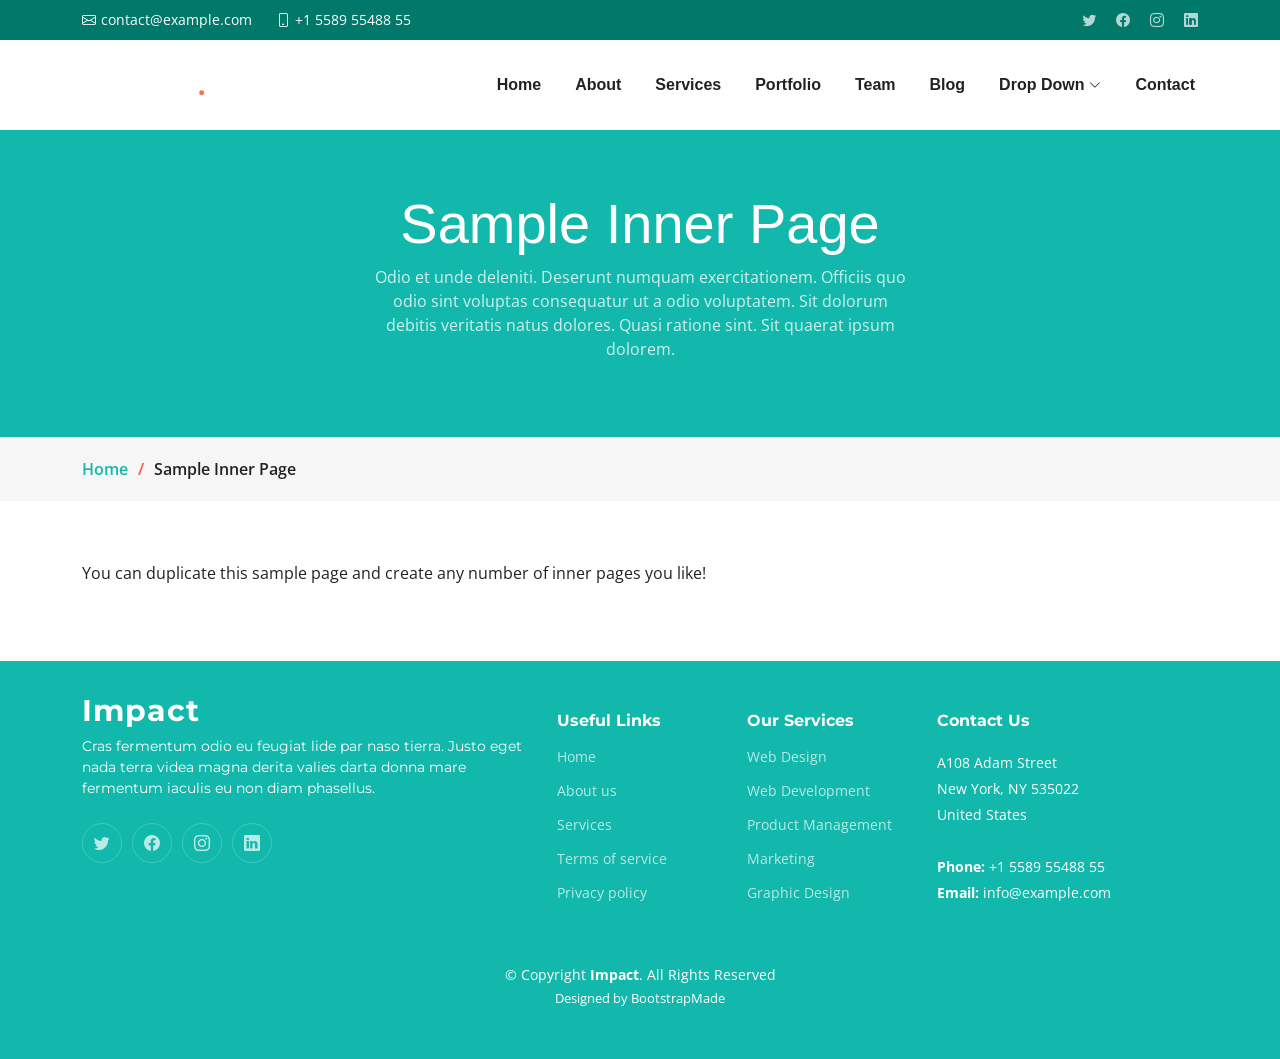
<file: sample-inner-page.html>
<!DOCTYPE html>
<html lang="en">

<head>
  <meta charset="utf-8">
  <meta content="width=device-width, initial-scale=1.0" name="viewport">

  <title>[Template] Sample Inner Page</title>
  <meta content="" name="description">
  <meta content="" name="keywords">

  <!-- Favicons -->
  <link href="assets/img/favicon.png" rel="icon">
  <link href="assets/img/apple-touch-icon.png" rel="apple-touch-icon">

  <!-- Google Fonts -->
  <link rel="preconnect" href="https://fonts.googleapis.com">
  <link rel="preconnect" href="https://fonts.gstatic.com" crossorigin>
  <link href="https://fonts.googleapis.com/css2?family=Open+Sans:ital,wght@0,300;0,400;0,500;0,600;0,700;1,300;1,400;1,600;1,700&family=Montserrat:ital,wght@0,300;0,400;0,500;0,600;0,700;1,300;1,400;1,500;1,600;1,700&family=Raleway:ital,wght@0,300;0,400;0,500;0,600;0,700;1,300;1,400;1,500;1,600;1,700&display=swap" rel="stylesheet">

  <!-- Vendor CSS Files -->
  <link href="assets/vendor/bootstrap/css/bootstrap.min.css" rel="stylesheet">
  <link href="assets/vendor/bootstrap-icons/bootstrap-icons.css" rel="stylesheet">
  <link href="assets/vendor/aos/aos.css" rel="stylesheet">
  <link href="assets/vendor/glightbox/css/glightbox.min.css" rel="stylesheet">
  <link href="assets/vendor/swiper/swiper-bundle.min.css" rel="stylesheet">

  <!-- Template Main CSS File -->
  <link href="assets/css/main.css" rel="stylesheet">

  <!-- =======================================================
  * Template Name: Impact - v1.1.1
  * Template URL: https://bootstrapmade.com/impact-bootstrap-business-website-template/
  * Author: BootstrapMade.com
  * License: https://bootstrapmade.com/license/
  ======================================================== -->
</head>

<body>

  <!-- ======= Header ======= -->
  <section id="topbar" class="topbar d-flex align-items-center">
    <div class="container d-flex justify-content-center justify-content-md-between">
      <div class="contact-info d-flex align-items-center">
        <i class="bi bi-envelope d-flex align-items-center"><a href="mailto:contact@example.com">contact@example.com</a></i>
        <i class="bi bi-phone d-flex align-items-center ms-4"><span>+1 5589 55488 55</span></i>
      </div>
      <div class="social-links d-none d-md-flex align-items-center">
        <a href="#" class="twitter"><i class="bi bi-twitter"></i></a>
        <a href="#" class="facebook"><i class="bi bi-facebook"></i></a>
        <a href="#" class="instagram"><i class="bi bi-instagram"></i></a>
        <a href="#" class="linkedin"><i class="bi bi-linkedin"></i></i></a>
      </div>
    </div>
  </section><!-- End Top Bar -->

  <header id="header" class="header d-flex align-items-center">

    <div class="container-fluid container-xl d-flex align-items-center justify-content-between">
      <a href="index.html" class="logo d-flex align-items-center">
        <!-- Uncomment the line below if you also wish to use an image logo -->
        <!-- <img src="assets/img/logo.png" alt=""> -->
        <h1>Impact<span>.</span></h1>
      </a>
      <nav id="navbar" class="navbar">
        <ul>
          <li><a href="#hero">Home</a></li>
          <li><a href="#about">About</a></li>
          <li><a href="#services">Services</a></li>
          <li><a href="#portfolio">Portfolio</a></li>
          <li><a href="#team">Team</a></li>
          <li><a href="blog.html">Blog</a></li>
          <li class="dropdown"><a href="#"><span>Drop Down</span> <i class="bi bi-chevron-down dropdown-indicator"></i></a>
            <ul>
              <li><a href="#">Drop Down 1</a></li>
              <li class="dropdown"><a href="#"><span>Deep Drop Down</span> <i class="bi bi-chevron-down dropdown-indicator"></i></a>
                <ul>
                  <li><a href="#">Deep Drop Down 1</a></li>
                  <li><a href="#">Deep Drop Down 2</a></li>
                  <li><a href="#">Deep Drop Down 3</a></li>
                  <li><a href="#">Deep Drop Down 4</a></li>
                  <li><a href="#">Deep Drop Down 5</a></li>
                </ul>
              </li>
              <li><a href="#">Drop Down 2</a></li>
              <li><a href="#">Drop Down 3</a></li>
              <li><a href="#">Drop Down 4</a></li>
            </ul>
          </li>
          <li><a href="#contact">Contact</a></li>
        </ul>
      </nav><!-- .navbar -->

      <i class="mobile-nav-toggle mobile-nav-show bi bi-list"></i>
      <i class="mobile-nav-toggle mobile-nav-hide d-none bi bi-x"></i>

    </div>
  </header><!-- End Header -->
  <!-- End Header -->

  <main id="main">

    <!-- ======= Breadcrumbs ======= -->
    <div class="breadcrumbs">
      <div class="page-header d-flex align-items-center" style="background-image: url('');">
        <div class="container position-relative">
          <div class="row d-flex justify-content-center">
            <div class="col-lg-6 text-center">
              <h2>Sample Inner Page</h2>
              <p>Odio et unde deleniti. Deserunt numquam exercitationem. Officiis quo odio sint voluptas consequatur ut a odio voluptatem. Sit dolorum debitis veritatis natus dolores. Quasi ratione sint. Sit quaerat ipsum dolorem.</p>
            </div>
          </div>
        </div>
      </div>
      <nav>
        <div class="container">
          <ol>
            <li><a href="index.html">Home</a></li>
            <li>Sample Inner Page</li>
          </ol>
        </div>
      </nav>
    </div><!-- End Breadcrumbs -->

    <section class="sample-page">
      <div class="container" data-aos="fade-up">

        <p>
          You can duplicate this sample page and create any number of inner pages you like!
        </p>

      </div>
    </section>

  </main><!-- End #main -->

  <!-- ======= Footer ======= -->
  <footer id="footer" class="footer">

    <div class="container">
      <div class="row gy-4">
        <div class="col-lg-5 col-md-12 footer-info">
          <a href="index.html" class="logo d-flex align-items-center">
            <span>Impact</span>
          </a>
          <p>Cras fermentum odio eu feugiat lide par naso tierra. Justo eget nada terra videa magna derita valies darta donna mare fermentum iaculis eu non diam phasellus.</p>
          <div class="social-links d-flex mt-4">
            <a href="#" class="twitter"><i class="bi bi-twitter"></i></a>
            <a href="#" class="facebook"><i class="bi bi-facebook"></i></a>
            <a href="#" class="instagram"><i class="bi bi-instagram"></i></a>
            <a href="#" class="linkedin"><i class="bi bi-linkedin"></i></a>
          </div>
        </div>

        <div class="col-lg-2 col-6 footer-links">
          <h4>Useful Links</h4>
          <ul>
            <li><a href="#">Home</a></li>
            <li><a href="#">About us</a></li>
            <li><a href="#">Services</a></li>
            <li><a href="#">Terms of service</a></li>
            <li><a href="#">Privacy policy</a></li>
          </ul>
        </div>

        <div class="col-lg-2 col-6 footer-links">
          <h4>Our Services</h4>
          <ul>
            <li><a href="#">Web Design</a></li>
            <li><a href="#">Web Development</a></li>
            <li><a href="#">Product Management</a></li>
            <li><a href="#">Marketing</a></li>
            <li><a href="#">Graphic Design</a></li>
          </ul>
        </div>

        <div class="col-lg-3 col-md-12 footer-contact text-center text-md-start">
          <h4>Contact Us</h4>
          <p>
            A108 Adam Street <br>
            New York, NY 535022<br>
            United States <br><br>
            <strong>Phone:</strong> +1 5589 55488 55<br>
            <strong>Email:</strong> info@example.com<br>
          </p>

        </div>

      </div>
    </div>

    <div class="container mt-4">
      <div class="copyright">
        &copy; Copyright <strong><span>Impact</span></strong>. All Rights Reserved
      </div>
      <div class="credits">
        <!-- All the links in the footer should remain intact. -->
        <!-- You can delete the links only if you purchased the pro version. -->
        <!-- Licensing information: https://bootstrapmade.com/license/ -->
        <!-- Purchase the pro version with working PHP/AJAX contact form: https://bootstrapmade.com/impact-bootstrap-business-website-template/ -->
        Designed by <a href="https://bootstrapmade.com/">BootstrapMade</a>
      </div>
    </div>

  </footer><!-- End Footer -->
  <!-- End Footer -->

  <a href="#" class="scroll-top d-flex align-items-center justify-content-center"><i class="bi bi-arrow-up-short"></i></a>

  <div id="preloader"></div>

  <!-- Vendor JS Files -->
  <script src="assets/vendor/bootstrap/js/bootstrap.bundle.min.js"></script>
  <script src="assets/vendor/aos/aos.js"></script>
  <script src="assets/vendor/glightbox/js/glightbox.min.js"></script>
  <script src="assets/vendor/purecounter/purecounter_vanilla.js"></script>
  <script src="assets/vendor/swiper/swiper-bundle.min.js"></script>
  <script src="assets/vendor/isotope-layout/isotope.pkgd.min.js"></script>
  <script src="assets/vendor/php-email-form/validate.js"></script>

  <!-- Template Main JS File -->
  <script src="assets/js/main.js"></script>

</body>

</html>
</file>
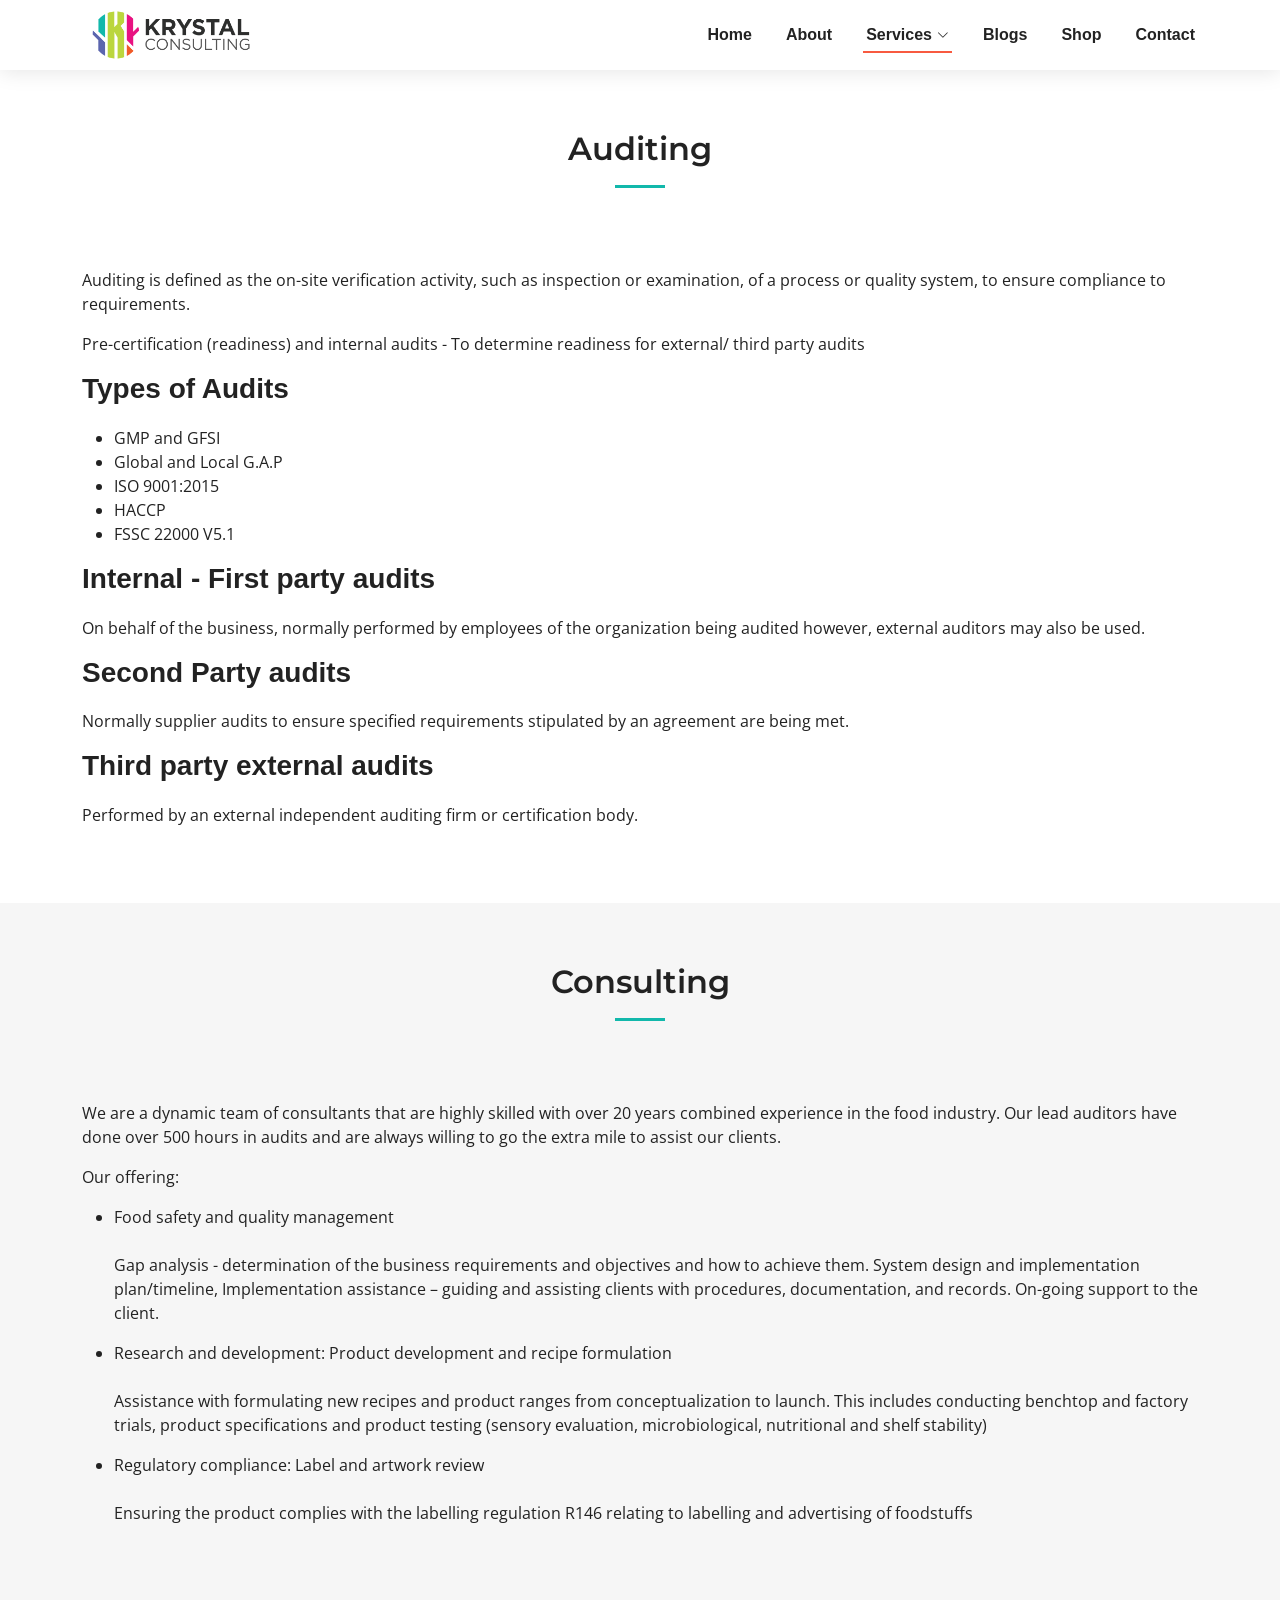
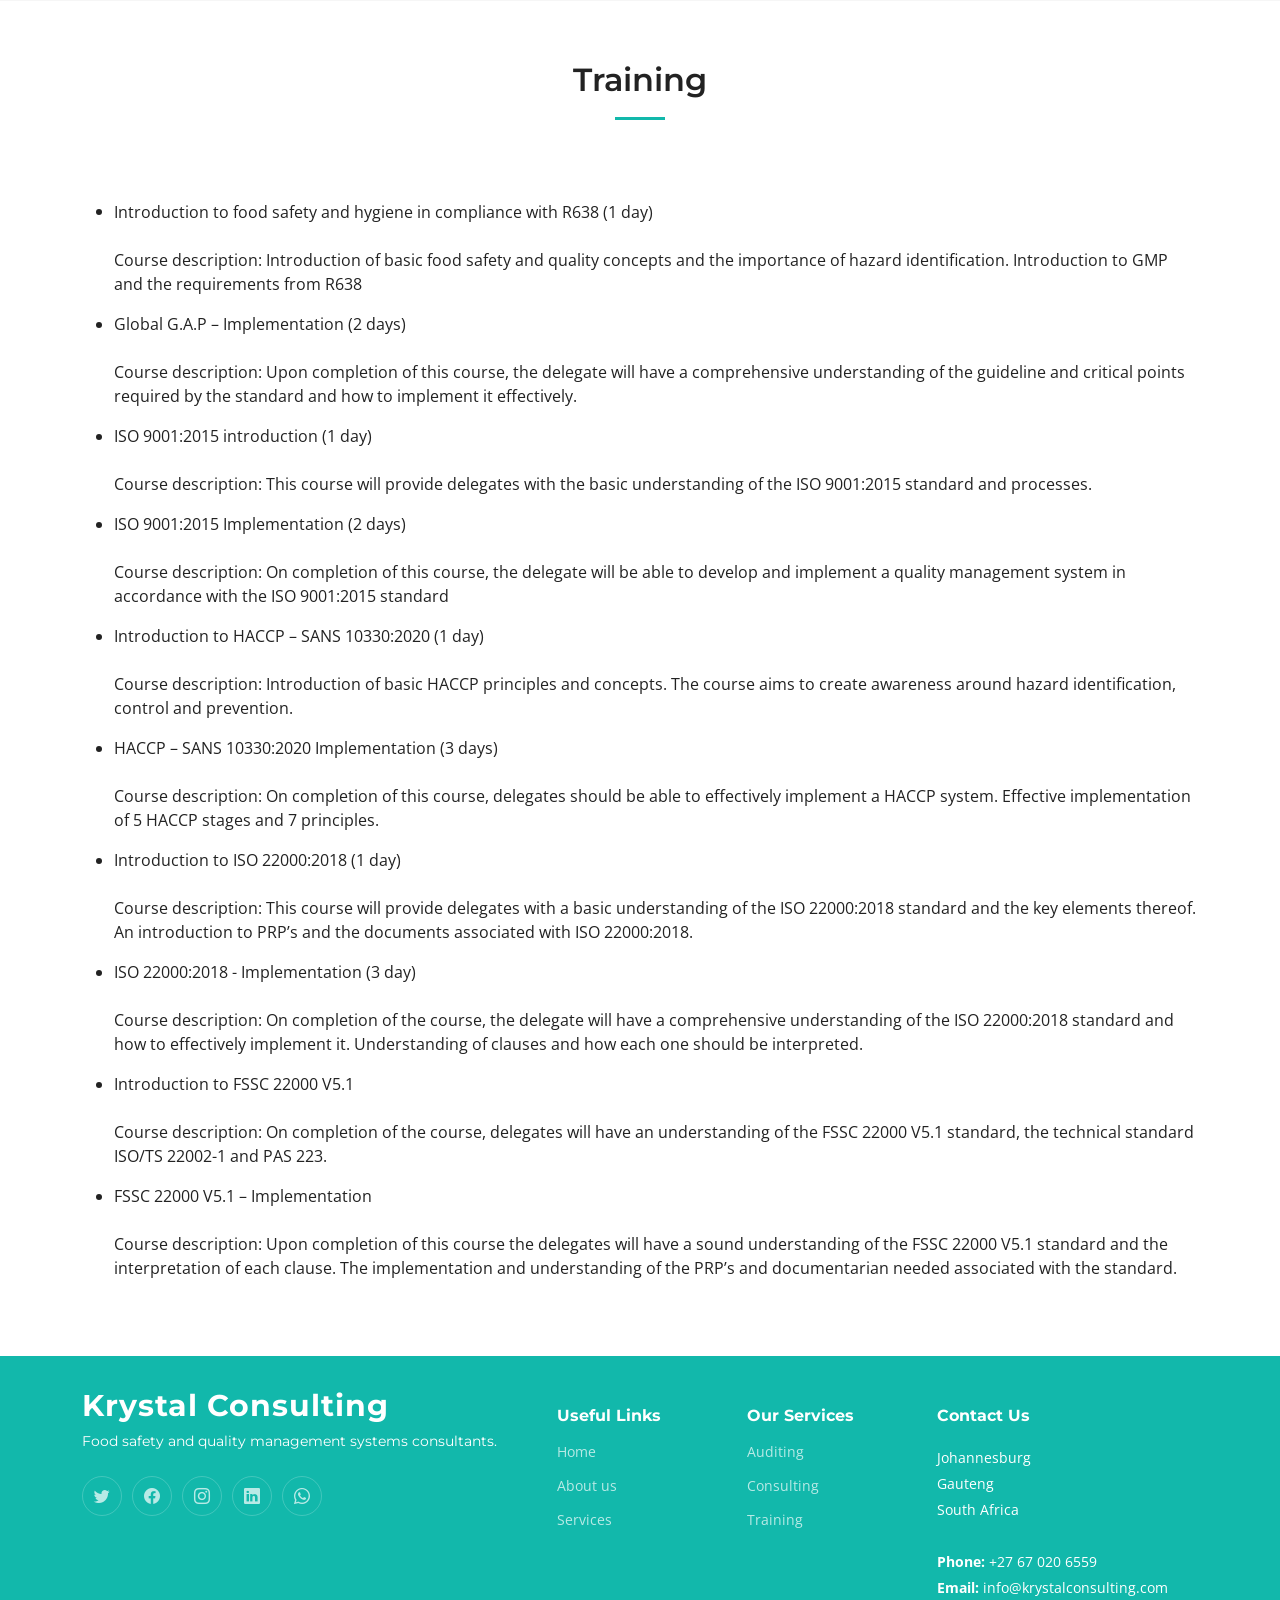
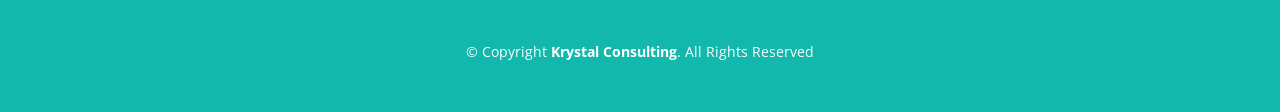
<file: services.html>
<!DOCTYPE html>
<html lang="en">

<head>
    <meta charset="utf-8">
    <meta content="width=device-width, initial-scale=1.0" name="viewport">

    <title>Krystal Consulting</title>
    <meta content="" name="description">
    <meta content="" name="keywords">

    <!-- Favicons -->
    <!-- <link href="assets/img/android-chrome-192x192.png" rel="icon"> -->
    <!-- <link href="assets/img/Krystal Consulting Logo_OG Submark.png" rel="apple-touch-icon"> -->
    <link rel="icon" type="image/x-icon" href="/assets/img/favicon.ico">

    <!-- Google Fonts -->
    <link rel="preconnect" href="https://fonts.googleapis.com">
    <link rel="preconnect" href="https://fonts.gstatic.com" crossorigin>
    <link
        href="https://fonts.googleapis.com/css2?family=Open+Sans:ital,wght@0,300;0,400;0,500;0,600;0,700;1,300;1,400;1,600;1,700&family=Montserrat:ital,wght@0,300;0,400;0,500;0,600;0,700;1,300;1,400;1,500;1,600;1,700&family=Raleway:ital,wght@0,300;0,400;0,500;0,600;0,700;1,300;1,400;1,500;1,600;1,700&display=swap"
        rel="stylesheet">

    <!-- Vendor CSS Files -->
    <link href="assets/vendor/bootstrap/css/bootstrap.min.css" rel="stylesheet">
    <link href="assets/vendor/bootstrap-icons/bootstrap-icons.css" rel="stylesheet">
    <link href="assets/vendor/aos/aos.css" rel="stylesheet">
    <link href="assets/vendor/glightbox/css/glightbox.min.css" rel="stylesheet">
    <link href="assets/vendor/swiper/swiper-bundle.min.css" rel="stylesheet">

    <!-- Template Main CSS File -->
    <link href="assets/css/main.css" rel="stylesheet">

</head>

<body>

    <!-- ======= Header ======= -->
    <header id="header" class="header d-flex align-items-center">

        <div class="container-fluid container-xl d-flex align-items-center justify-content-between">
            <a href="index.html" class="logo d-flex align-items-center">
                <!-- Uncomment the line below if you also wish to use an image logo -->
                <img src="assets/img/Krystal Consulting Logo_OG Primary Logo.png" alt="">
                <!-- <h1>Impact<span>.</span></h1> -->
            </a>
            <nav id="navbar" class="navbar">
                <ul>
                    <li><a href="index.html#hero">Home</a></li>
                    <li><a href="index.html#about">About</a></li>
                    <!-- <li><a href="#services">Services</a></li> -->
                    <li class="dropdown"><a href="#services" class="active"><span>Services</span> <i
                                class="bi bi-chevron-down dropdown-indicator"></i></a>
                        <ul>
                            <li><a href="#auditing">Auditing</a></li>
                            <li><a href="#consulting">Consulting</a></li>
                            <li><a href="#training">Training</a></li>
                        </ul>
                    </li>
                    <!-- <li><a href="#portfolio">Portfolio</a></li> -->
                    <li><a href="index.html#recent-posts">Blogs</a></li>
                    <li><a href="shop.html">Shop</a></li>
                    <!-- <li><a href="blog.html">Blog</a></li> -->
                    <!-- <li class="dropdown"><a href="#"><span>Drop Down</span> <i class="bi bi-chevron-down dropdown-indicator"></i></a>
            <ul>
              <li><a href="#">Drop Down 1</a></li>
              <li class="dropdown"><a href="#"><span>Deep Drop Down</span> <i class="bi bi-chevron-down dropdown-indicator"></i></a>
                <ul>
                  <li><a href="#">Deep Drop Down 1</a></li>
                  <li><a href="#">Deep Drop Down 2</a></li>
                  <li><a href="#">Deep Drop Down 3</a></li>
                  <li><a href="#">Deep Drop Down 4</a></li>
                  <li><a href="#">Deep Drop Down 5</a></li>
                </ul>
              </li>
              <li><a href="#">Drop Down 2</a></li>
              <li><a href="#">Drop Down 3</a></li>
              <li><a href="#">Drop Down 4</a></li>
            </ul>
          </li> -->
                    <li><a href="index.html#contact">Contact</a></li>
                </ul>
            </nav><!-- .navbar -->

            <i class="mobile-nav-toggle mobile-nav-show bi bi-list"></i>
            <i class="mobile-nav-toggle mobile-nav-hide d-none bi bi-x"></i>

        </div>
    </header><!-- End Header -->
    <!-- End Header -->

    <main id="main">
        <!-- ======= Auditing Section ======= -->
        <section id="auditing" class="about">
            <div class="container" data-aos="fade-up">

                <div class="section-header">
                    <h2>Auditing</h2>
                </div>
                <p>Auditing is defined as the on-site verification activity, such as inspection or examination, of a
                    process or quality system, to ensure compliance to requirements.</p>
                <p>Pre-certification (readiness) and internal audits - To determine readiness for external/ third party
                    audits</p>

                <h3>Types of Audits</h3>
                <ul>
                    <li>GMP and GFSI</li>
                    <li>Global and Local G.A.P</li>
                    <li>ISO 9001:2015</li>
                    <li>HACCP</li>
                    <li>FSSC 22000 V5.1</li>
                </ul>

                <h3>Internal - First party audits</h3>
                <p>On behalf of the business, normally performed by employees of the organization being audited however,
                    external auditors may also be used.</p>

                <h3>Second Party audits</h3>
                <p>Normally supplier audits to ensure specified requirements stipulated by an agreement are being met.
                </p>

                <h3>Third party external audits</h3>
                <p>Performed by an external independent auditing firm or certification body.</p>
            </div>
        </section><!-- End Auditing Section -->
        <!-- ======= Consulting Section ======= -->
        <section id="consulting" class="about sections-bg">
            <div class="container" data-aos="fade-up">

                <div class="section-header">
                    <h2>Consulting</h2>
                </div>
                <p>We are a dynamic team of consultants that are highly skilled with over 20 years combined experience
                    in the food industry. Our lead auditors have done over 500 hours in audits and are always willing to
                    go the extra mile to assist our clients.</p>
                <p>Our offering:</p>

                <ul>
                    <li>Food safety and quality management</li>
                    <br>
                    <p>Gap analysis - determination of the business requirements and objectives and how to achieve them.
                        System design and implementation plan/timeline, Implementation assistance – guiding and
                        assisting clients with procedures, documentation, and records. On-going support to the client.
                    </p>
                    <li>Research and development: Product development and recipe formulation</li>
                    <br>
                    <p> Assistance with formulating new recipes and product ranges from conceptualization to launch.
                        This includes conducting benchtop and factory trials, product specifications and product testing
                        (sensory evaluation, microbiological, nutritional and shelf stability)
                    </p>
                    <li>Regulatory compliance: Label and artwork review</li>
                    <br>
                    <p> Ensuring the product complies with the labelling regulation R146 relating to labelling and
                        advertising of foodstuffs
                    </p>
                </ul>


            </div>
        </section><!-- End Consulting Section -->
        <!-- ======= Training Section ======= -->
        <section id="training" class="about">
            <div class="container" data-aos="fade-up">

                <div class="section-header">
                    <h2>Training</h2>
                </div>
                <ul>
                    <li>Introduction to food safety and hygiene in compliance with R638 (1 day)</li>
                    <br>
                    <p>Course description: Introduction of basic food safety and quality concepts and the importance of hazard identification. Introduction to GMP and the requirements from R638
                    </p>

                    <li>Global G.A.P – Implementation (2 days)</li>
                    <br>
                    <p> Course description: Upon completion of this course, the delegate will have a comprehensive understanding of the guideline and critical points required by the standard and how to implement it effectively.
                    </p>

                    <li>ISO 9001:2015 introduction (1 day)</li>
                    <br>
                    <p> Course description: This course will provide delegates with the basic understanding of the ISO 9001:2015 standard and processes.
                    </p>

                    <li>ISO 9001:2015 Implementation (2 days)</li>
                    <br>
                    <p> Course description: On completion of this course, the delegate will be able to develop and implement a quality management system in accordance with the ISO 9001:2015 standard
                    </p>

                    <li>Introduction to HACCP – SANS 10330:2020 (1 day)</li>
                    <br>
                    <p> Course description: Introduction of basic HACCP principles and concepts. The course aims to create awareness around hazard identification, control and prevention.
                    </p>

                    <li>HACCP – SANS 10330:2020 Implementation (3 days)</li>
                    <br>
                    <p> Course description: On completion of this course, delegates should be able to effectively implement a HACCP system. Effective implementation of 5 HACCP stages and 7 principles. 
                    </p>

                    <li>Introduction to ISO 22000:2018 (1 day)</li>
                    <br>
                    <p> Course description: This course will provide delegates with a basic understanding of the ISO 22000:2018 standard and the key elements thereof. An introduction to PRP’s and the documents associated with ISO 22000:2018.
                    </p>

                    <li>ISO 22000:2018 - Implementation (3 day)</li>
                    <br>
                    <p> Course description: On completion of the course, the delegate will have a comprehensive understanding of the ISO 22000:2018 standard and how to effectively implement it. Understanding of clauses and how each one should be interpreted.
                    </p>

                    <li>Introduction to FSSC 22000 V5.1</li>
                    <br>
                    <p> Course description: On completion of the course, delegates will have an understanding of the FSSC 22000 V5.1 standard, the technical standard ISO/TS 22002-1 and PAS 223.
                    </p>

                    <li>FSSC 22000 V5.1 – Implementation</li>
                    <br>
                    <p> Course description: Upon completion of this course the delegates will have a sound understanding of the FSSC 22000 V5.1 standard and the interpretation of each clause. The implementation and understanding of the PRP’s and documentarian needed associated with the standard.
                    </p>
                </ul>


            </div>
        </section><!-- End Training Section -->
    </main>

    <!-- ======= Footer ======= -->
    <footer id="footer" class="footer">

        <div class="container">
            <div class="row gy-4">
                <div class="col-lg-5 col-md-12 footer-info">
                    <a href="index.html" class="logo d-flex align-items-center">
                        <span>Krystal Consulting</span>
                    </a>
                    <p>Food safety and quality management systems consultants.</p>
                    <div class="social-links d-flex mt-4">
                        <a href="#" class="twitter"><i class="bi bi-twitter"></i></a>
                        <a href="https://www.facebook.com/profile.php?id=100067646456523" class="facebook"><i class="bi bi-facebook"></i></a>
                        <a href="https://www.instagram.com/krystal_consult/" class="instagram"><i class="bi bi-instagram"></i></a>
                        <a href="https://www.linkedin.com/company/krystal-consulting/" class="linkedin"><i class="bi bi-linkedin"></i></a>
                        <a href="https://wa.me/27670206559?text=Hello" class="whatsapp"><i class="bi bi-whatsapp"></i></a>
                    </div>
                </div>

                <div class="col-lg-2 col-6 footer-links">
                    <h4>Useful Links</h4>
                    <ul>
                        <li><a href="index.html">Home</a></li>
                        <li><a href="index.html#about">About us</a></li>
                        <li><a href="index.html#services">Services</a></li>
                        <!--  <li><a href="#">Terms of service</a></li>
            <li><a href="#">Privacy policy</a></li> -->
                    </ul>
                </div>

                <div class="col-lg-2 col-6 footer-links">
                    <h4>Our Services</h4>
                    <ul>
                        <li><a href="#auditing">Auditing</a></li>
                        <li><a href="#consulting">Consulting</a></li>
                        <li><a href="#training">Training</a></li>
                    </ul>
                </div>

                <div class="col-lg-3 col-md-12 footer-contact text-center text-md-start">
                    <h4>Contact Us</h4>
                    <p>
                        Johannesburg <br>
                        Gauteng<br>
                        South Africa <br><br>
                        <strong>Phone:</strong> +27 67 020 6559<br>
                        <strong>Email:</strong> info@krystalconsulting.com<br>
                    </p>

                </div>

            </div>
        </div>

        <div class="container mt-4">
            <div class="copyright">
                &copy; Copyright <strong><span>Krystal Consulting</span></strong>. All Rights Reserved
            </div>
        </div>

    </footer><!-- End Footer -->
    <!-- End Footer -->

    <a href="#" class="scroll-top d-flex align-items-center justify-content-center"><i
            class="bi bi-arrow-up-short"></i></a>

    <div id="preloader"></div>

    <!-- Vendor JS Files -->
    <script src="assets/vendor/bootstrap/js/bootstrap.bundle.min.js"></script>
    <script src="assets/vendor/aos/aos.js"></script>
    <script src="assets/vendor/glightbox/js/glightbox.min.js"></script>
    <script src="assets/vendor/purecounter/purecounter_vanilla.js"></script>
    <script src="assets/vendor/swiper/swiper-bundle.min.js"></script>
    <script src="assets/vendor/isotope-layout/isotope.pkgd.min.js"></script>
    <script src="assets/vendor/php-email-form/validate.js"></script>

    <!-- Template Main JS File -->
    <script src="assets/js/main.js"></script>
</body>

</html>
</file>
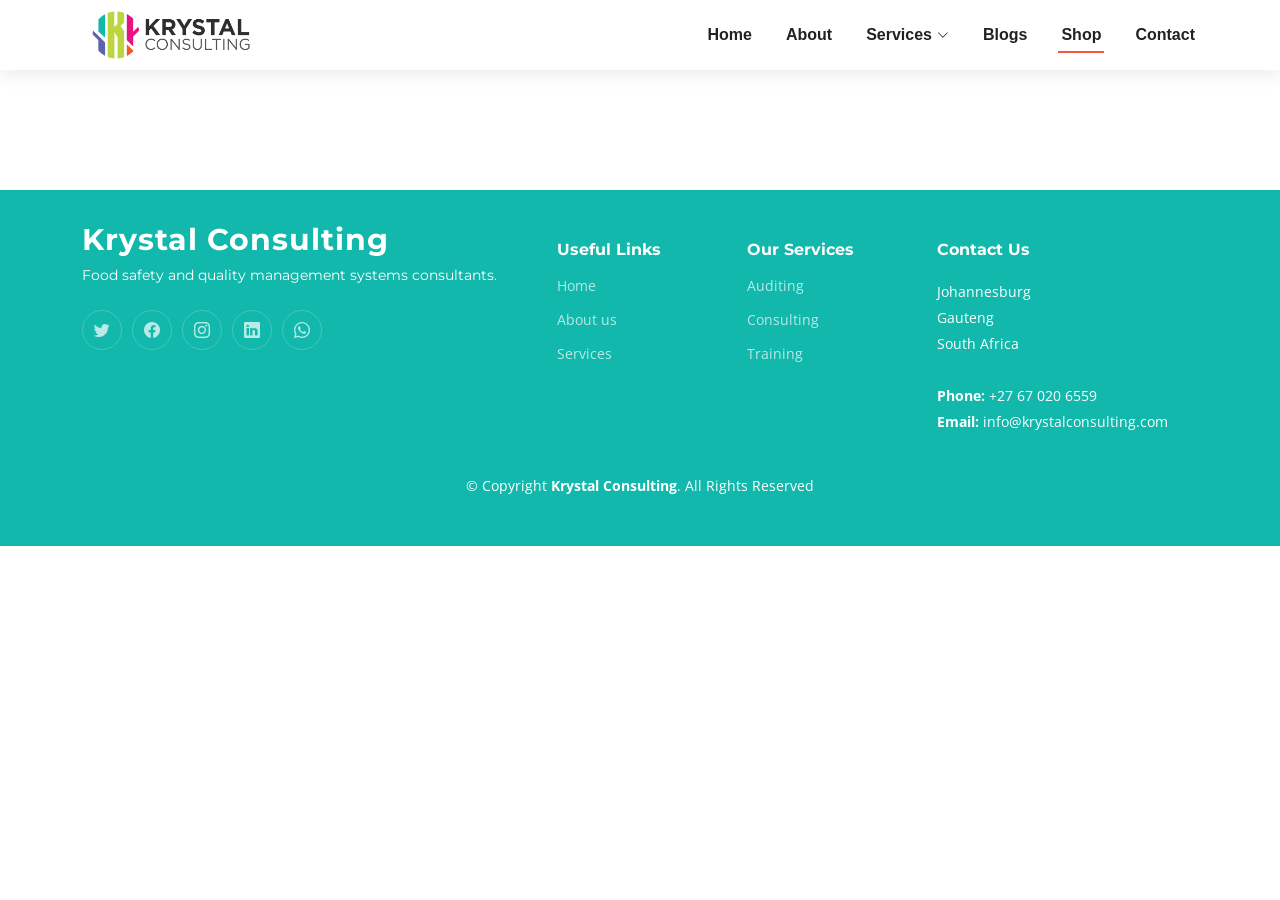
<file: shop.html>
<!DOCTYPE html>
<html lang="en">

<head>
    <meta charset="utf-8">
    <meta content="width=device-width, initial-scale=1.0" name="viewport">

    <title>Krystal Consulting</title>
    <meta content="" name="description">
    <meta content="" name="keywords">

    <!-- Favicons -->
    <!-- <link href="assets/img/android-chrome-192x192.png" rel="icon"> -->
    <!-- <link href="assets/img/Krystal Consulting Logo_OG Submark.png" rel="apple-touch-icon"> -->
    <link rel="icon" type="image/x-icon" href="/assets/img/favicon.ico">

    <!-- Google Fonts -->
    <link rel="preconnect" href="https://fonts.googleapis.com">
    <link rel="preconnect" href="https://fonts.gstatic.com" crossorigin>
    <link
        href="https://fonts.googleapis.com/css2?family=Open+Sans:ital,wght@0,300;0,400;0,500;0,600;0,700;1,300;1,400;1,600;1,700&family=Montserrat:ital,wght@0,300;0,400;0,500;0,600;0,700;1,300;1,400;1,500;1,600;1,700&family=Raleway:ital,wght@0,300;0,400;0,500;0,600;0,700;1,300;1,400;1,500;1,600;1,700&display=swap"
        rel="stylesheet">

    <!-- Vendor CSS Files -->
    <link href="assets/vendor/bootstrap/css/bootstrap.min.css" rel="stylesheet">
    <link href="assets/vendor/bootstrap-icons/bootstrap-icons.css" rel="stylesheet">
    <link href="assets/vendor/aos/aos.css" rel="stylesheet">
    <link href="assets/vendor/glightbox/css/glightbox.min.css" rel="stylesheet">
    <link href="assets/vendor/swiper/swiper-bundle.min.css" rel="stylesheet">

    <!-- Template Main CSS File -->
    <link href="assets/css/main.css" rel="stylesheet">

</head>

<body>

    <!-- ======= Header ======= -->
    <header id="header" class="header d-flex align-items-center">

        <div class="container-fluid container-xl d-flex align-items-center justify-content-between">
            <a href="index.html" class="logo d-flex align-items-center">
                <!-- Uncomment the line below if you also wish to use an image logo -->
                <img src="assets/img/Krystal Consulting Logo_OG Primary Logo.png" alt="">
                <!-- <h1>Impact<span>.</span></h1> -->
            </a>
            <nav id="navbar" class="navbar">
                <ul>
                    <li><a href="index.html#hero">Home</a></li>
                    <li><a href="index.html#about">About</a></li>
                    <!-- <li><a href="#services">Services</a></li> -->
                    <li class="dropdown"><a href="index.html#services"><span>Services</span> <i
                                class="bi bi-chevron-down dropdown-indicator"></i></a>
                        <ul>
                            <li><a href="services.html#auditing">Auditing</a></li>
                            <li><a href="services.html#consulting">Consulting</a></li>
                            <li><a href="services.html#training">Training</a></li>
                        </ul>
                    </li>
                    <!-- <li><a href="#portfolio">Portfolio</a></li> -->
                    <li><a href="index.html#recent-posts">Blogs</a></li>
                    <li><a href="shop.html" class="active">Shop</a></li>
                    <!-- <li><a href="blog.html">Blog</a></li> -->
                    <!-- <li class="dropdown"><a href="#"><span>Drop Down</span> <i class="bi bi-chevron-down dropdown-indicator"></i></a>
            <ul>
              <li><a href="#">Drop Down 1</a></li>
              <li class="dropdown"><a href="#"><span>Deep Drop Down</span> <i class="bi bi-chevron-down dropdown-indicator"></i></a>
                <ul>
                  <li><a href="#">Deep Drop Down 1</a></li>
                  <li><a href="#">Deep Drop Down 2</a></li>
                  <li><a href="#">Deep Drop Down 3</a></li>
                  <li><a href="#">Deep Drop Down 4</a></li>
                  <li><a href="#">Deep Drop Down 5</a></li>
                </ul>
              </li>
              <li><a href="#">Drop Down 2</a></li>
              <li><a href="#">Drop Down 3</a></li>
              <li><a href="#">Drop Down 4</a></li>
            </ul>
          </li> -->
                    <li><a href="index.html#contact">Contact</a></li>
                </ul>
            </nav><!-- .navbar -->

            <i class="mobile-nav-toggle mobile-nav-show bi bi-list"></i>
            <i class="mobile-nav-toggle mobile-nav-hide d-none bi bi-x"></i>

        </div>
    </header><!-- End Header -->
    <!-- End Header -->

    <main id="main">
        <section>
            <div id="my-store-82408256"></div>
            <div>
                <script data-cfasync="false" type="text/javascript"
                    src="https://app.ecwid.com/script.js?82408256&data_platform=code&data_date=2022-11-14"
                    charset="utf-8"></script>
                <script
                    type="text/javascript"> xProductBrowser("categoriesPerRow=3", "views=grid(20,3) list(60) table(60)", "categoryView=grid", "searchView=list", "id=my-store-82408256");</script>
            </div>
        </section>



    </main>

    <!-- ======= Footer ======= -->
    <footer id="footer" class="footer">

        <div class="container">
            <div class="row gy-4">
                <div class="col-lg-5 col-md-12 footer-info">
                    <a href="index.html" class="logo d-flex align-items-center">
                        <span>Krystal Consulting</span>
                    </a>
                    <p>Food safety and quality management systems consultants.</p>
                    <div class="social-links d-flex mt-4">
                        <a href="#" class="twitter"><i class="bi bi-twitter"></i></a>
                        <a href="https://www.facebook.com/profile.php?id=100067646456523" class="facebook"><i class="bi bi-facebook"></i></a>
                        <a href="https://www.instagram.com/krystal_consult/" class="instagram"><i class="bi bi-instagram"></i></a>
                        <a href="https://www.linkedin.com/company/krystal-consulting/" class="linkedin"><i class="bi bi-linkedin"></i></a>
                        <a href="https://wa.me/27670206559?text=Hello" class="whatsapp"><i class="bi bi-whatsapp"></i></a>
                    </div>
                </div>

                <div class="col-lg-2 col-6 footer-links">
                    <h4>Useful Links</h4>
                    <ul>
                        <li><a href="index.html">Home</a></li>
                        <li><a href="index.html#about">About us</a></li>
                        <li><a href="index.html#services">Services</a></li>
                        <!--  <li><a href="#">Terms of service</a></li>
            <li><a href="#">Privacy policy</a></li> -->
                    </ul>
                </div>

                <div class="col-lg-2 col-6 footer-links">
                    <h4>Our Services</h4>
                    <ul>
                        <li><a href="services.html#auditing">Auditing</a></li>
                        <li><a href="services.html#consulting">Consulting</a></li>
                        <li><a href="services.html#training">Training</a></li>
                    </ul>
                </div>

                <div class="col-lg-3 col-md-12 footer-contact text-center text-md-start">
                    <h4>Contact Us</h4>
                    <p>
                        Johannesburg <br>
                        Gauteng<br>
                        South Africa <br><br>
                        <strong>Phone:</strong> +27 67 020 6559<br>
                        <strong>Email:</strong> info@krystalconsulting.com<br>
                    </p>

                </div>

            </div>
        </div>

        <div class="container mt-4">
            <div class="copyright">
                &copy; Copyright <strong><span>Krystal Consulting</span></strong>. All Rights Reserved
            </div>
        </div>

    </footer><!-- End Footer -->
    <!-- End Footer -->

    <a href="#" class="scroll-top d-flex align-items-center justify-content-center"><i
            class="bi bi-arrow-up-short"></i></a>

    <div id="preloader"></div>

    <!-- Vendor JS Files -->
    <script src="assets/vendor/bootstrap/js/bootstrap.bundle.min.js"></script>
    <script src="assets/vendor/aos/aos.js"></script>
    <script src="assets/vendor/glightbox/js/glightbox.min.js"></script>
    <script src="assets/vendor/purecounter/purecounter_vanilla.js"></script>
    <script src="assets/vendor/swiper/swiper-bundle.min.js"></script>
    <script src="assets/vendor/isotope-layout/isotope.pkgd.min.js"></script>
    <script src="assets/vendor/php-email-form/validate.js"></script>

    <!-- Template Main JS File -->
    <script src="assets/js/main.js"></script>
</body>

</html>
</file>
<file: assets/css/main.css>
/* Fonts */
:root {
  --font-default: "Open Sans", system-ui, -apple-system, "Segoe UI", Roboto, "Helvetica Neue", Arial, "Noto Sans", "Liberation Sans", sans-serif, "Apple Color Emoji", "Segoe UI Emoji", "Segoe UI Symbol", "Noto Color Emoji";
  --font-primary: "Montserrat", sans-serif;
  --font-secondary: "Poppins", sans-serif;
}

/* Colors */
:root {
  --color-default: #222222;
  --color-primary: #12B8AB;
  --color-secondary: #f85a40;
  --color-white: #FFF;
}

/* Smooth scroll behavior */
:root {
  scroll-behavior: smooth;
}

/*--------------------------------------------------------------
# General
--------------------------------------------------------------*/
body {
  font-family: var(--font-default);
  color: var(--color-default);
}

a {
  color: var(--color-primary);
  text-decoration: none;
}

a:hover {
  color: #00b6a1;
  text-decoration: none;
}

h1,
h2,
h3,
h4,
h5,
h6 {
  font-family: var(--font-primary);
}

/*--------------------------------------------------------------
# Sections & Section Header
--------------------------------------------------------------*/
section {
  padding: 60px 0;
  overflow: hidden;
}

.sections-bg {
  background-color: #f6f6f6;
}

.section-header {
  text-align: center;
  padding-bottom: 60px;
}

.section-header h2 {
  font-size: 32px;
  font-weight: 600;
  margin-bottom: 20px;
  padding-bottom: 20px;
  position: relative;
}

.section-header h2:after {
  content: "";
  position: absolute;
  display: block;
  width: 50px;
  height: 3px;
  background: var(--color-primary);
  left: 0;
  right: 0;
  bottom: 0;
  margin: auto;
}

.section-header p {
  margin-bottom: 0;
  color: #6f6f6f;
}

/*--------------------------------------------------------------
# Breadcrumbs
--------------------------------------------------------------*/
.breadcrumbs .page-header {
  padding: 60px 0 60px 0;
  min-height: 20vh;
  position: relative;
  background-color: var(--color-primary);
}

.breadcrumbs .page-header h2 {
  font-size: 56px;
  font-weight: 500;
  color: #fff;
  font-family: var(--font-secondary);
}

.breadcrumbs .page-header p {
  color: rgba(255, 255, 255, 0.8);
}

.breadcrumbs nav {
  background-color: #f6f6f6;
  padding: 20px 0;
}

.breadcrumbs nav ol {
  display: flex;
  flex-wrap: wrap;
  list-style: none;
  margin: 0;
  padding: 0;
  font-size: 16px;
  font-weight: 600;
  color: var(--color-default);
}

.breadcrumbs nav ol a {
  color: var(--color-primary);
  transition: 0.3s;
}

.breadcrumbs nav ol a:hover {
  text-decoration: underline;
}

.breadcrumbs nav ol li+li {
  padding-left: 10px;
}

.breadcrumbs nav ol li+li::before {
  display: inline-block;
  padding-right: 10px;
  color: var(--color-secondary);
  content: "/";
}

/*--------------------------------------------------------------
# Scroll top button
--------------------------------------------------------------*/
.scroll-top {
  position: fixed;
  visibility: hidden;
  opacity: 0;
  right: 15px;
  bottom: -15px;
  z-index: 99999;
  background: var(--color-secondary);
  width: 44px;
  height: 44px;
  border-radius: 50px;
  transition: all 0.4s;
}

.scroll-top i {
  font-size: 24px;
  color: #fff;
  line-height: 0;
}

.scroll-top:hover {
  background: rgba(248, 90, 64, 0.8);
  color: #fff;
}

.scroll-top.active {
  visibility: visible;
  opacity: 1;
  bottom: 15px;
}

/*--------------------------------------------------------------
# Preloader
--------------------------------------------------------------*/
#preloader {
  position: fixed;
  inset: 0;
  z-index: 999999;
  overflow: hidden;
  background: #fff;
  transition: all 0.6s ease-out;
}

#preloader:before {
  content: "";
  position: fixed;
  top: calc(50% - 30px);
  left: calc(50% - 30px);
  border: 6px solid #fff;
  border-color: var(--color-primary) transparent var(--color-primary) transparent;
  border-radius: 50%;
  width: 60px;
  height: 60px;
  -webkit-animation: animate-preloader 1.5s linear infinite;
  animation: animate-preloader 1.5s linear infinite;
}

@-webkit-keyframes animate-preloader {
  0% {
    transform: rotate(0deg);
  }

  100% {
    transform: rotate(360deg);
  }
}

@keyframes animate-preloader {
  0% {
    transform: rotate(0deg);
  }

  100% {
    transform: rotate(360deg);
  }
}

/*--------------------------------------------------------------
# Disable aos animation delay on mobile devices
--------------------------------------------------------------*/
@media screen and (max-width: 768px) {
  [data-aos-delay] {
    transition-delay: 0 !important;
  }
}

/*--------------------------------------------------------------
# Header
--------------------------------------------------------------*/
.topbar {
  background: #00796b;
  height: 40px;
  font-size: 14px;
  transition: all 0.5s;
  color: #fff;
  padding: 0;
}

.topbar .contact-info i {
  font-style: normal;
  color: #fff;
  line-height: 0;
}

.topbar .contact-info i a,
.topbar .contact-info i span {
  padding-left: 5px;
  color: #fff;
}

@media (max-width: 575px) {

  .topbar .contact-info i a,
  .topbar .contact-info i span {
    font-size: 13px;
  }
}

.topbar .contact-info i a {
  line-height: 0;
  transition: 0.3s;
}

.topbar .contact-info i a:hover {
  color: #fff;
  text-decoration: underline;
}

.topbar .social-links a {
  color: rgba(255, 255, 255, 0.7);
  line-height: 0;
  transition: 0.3s;
  margin-left: 20px;
}

.topbar .social-links a:hover {
  color: #fff;
}

.header {
  transition: all 0.5s;
  z-index: 997;
  height: 90px;
  background-color: var(--color-white);
}

.header.sticked {
  position: fixed;
  top: 0;
  right: 0;
  left: 0;
  height: 70px;
  box-shadow: 0px 2px 20px rgba(0, 0, 0, 0.1);
}

.header .logo img {
  max-height: 60px;
  margin-right: 6px;
}

.header .logo h1 {
  font-size: 30px;
  margin: 0;
  font-weight: 600;
  letter-spacing: 0.8px;
  color: #fff;
  font-family: var(--font-primary);
}

.header .logo h1 span {
  color: #f96f59;
}

.sticked-header-offset {
  margin-top: 70px;
}

section {
  scroll-margin-top: 70px;
}

/*--------------------------------------------------------------
# Desktop Navigation
--------------------------------------------------------------*/
@media (min-width: 1280px) {
  .navbar {
    padding: 0;
  }

  .navbar ul {
    margin: 0;
    padding: 0;
    display: flex;
    list-style: none;
    align-items: center;
  }

  .navbar li {
    position: relative;
  }

  .navbar>ul>li {
    white-space: nowrap;
    padding: 10px 0 10px 28px;
  }

  .navbar a,
  .navbar a:focus {
    display: flex;
    align-items: center;
    justify-content: space-between;
    padding: 0 3px;
    font-family: var(--font-secondary);
    font-size: 16px;
    font-weight: 600;
    color: var(--color-default);
    white-space: nowrap;
    transition: 0.3s;
    position: relative;
  }

  .navbar a i,
  .navbar a:focus i {
    font-size: 12px;
    line-height: 0;
    margin-left: 5px;
  }

  .navbar>ul>li>a:before {
    content: "";
    position: absolute;
    width: 100%;
    height: 2px;
    bottom: -6px;
    left: 0;
    background-color: var(--color-secondary);
    visibility: hidden;
    width: 0px;
    transition: all 0.3s ease-in-out 0s;
  }

  .navbar a:hover:before,
  .navbar li:hover>a:before,
  .navbar .active:before {
    visibility: visible;
    width: 100%;
  }

  .navbar a:hover,
  .navbar .active,
  .navbar .active:focus,
  .navbar li:hover>a {
    color: var(--color-default);
  }

  .navbar .dropdown ul {
    display: block;
    position: absolute;
    left: 28px;
    top: calc(100% + 30px);
    margin: 0;
    padding: 10px 0;
    z-index: 99;
    opacity: 0;
    visibility: hidden;
    background: #fff;
    box-shadow: 0px 0px 30px rgba(127, 137, 161, 0.25);
    transition: 0.3s;
    border-radius: 4px;
  }

  .navbar .dropdown ul li {
    min-width: 200px;
  }

  .navbar .dropdown ul a {
    padding: 10px 20px;
    font-size: 15px;
    text-transform: none;
    font-weight: 600;
    color: #006a5d;
  }

  .navbar .dropdown ul a i {
    font-size: 12px;
  }

  .navbar .dropdown ul a:hover,
  .navbar .dropdown ul .active:hover,
  .navbar .dropdown ul li:hover>a {
    color: var(--color-secondary);
  }

  .navbar .dropdown:hover>ul {
    opacity: 1;
    top: 100%;
    visibility: visible;
  }

  .navbar .dropdown .dropdown ul {
    top: 0;
    left: calc(100% - 30px);
    visibility: hidden;
  }

  .navbar .dropdown .dropdown:hover>ul {
    opacity: 1;
    top: 0;
    left: 100%;
    visibility: visible;
  }
}

@media (min-width: 1280px) and (max-width: 1366px) {
  .navbar .dropdown .dropdown ul {
    left: -90%;
  }

  .navbar .dropdown .dropdown:hover>ul {
    left: -100%;
  }
}

@media (min-width: 1280px) {

  .mobile-nav-show,
  .mobile-nav-hide {
    display: none;
  }
}

/*--------------------------------------------------------------
# Mobile Navigation
--------------------------------------------------------------*/
@media (max-width: 1279px) {
  .navbar {
    position: fixed;
    top: 0;
    right: -100%;
    width: 100%;
    max-width: 400px;
    bottom: 0;
    transition: 0.3s;
    z-index: 9997;
  }

  .navbar ul {
    position: absolute;
    inset: 0;
    padding: 50px 0 10px 0;
    margin: 0;
    background: rgba(0, 131, 116, 0.9);
    overflow-y: auto;
    transition: 0.3s;
    z-index: 9998;
  }

  .navbar a,
  .navbar a:focus {
    display: flex;
    align-items: center;
    justify-content: space-between;
    padding: 10px 20px;
    font-family: var(--font-primary);
    font-size: 15px;
    font-weight: 600;
    color: rgba(255, 255, 255, 0.7);
    white-space: nowrap;
    transition: 0.3s;
  }

  .navbar a i,
  .navbar a:focus i {
    font-size: 12px;
    line-height: 0;
    margin-left: 5px;
  }

  .navbar a:hover,
  .navbar .active,
  .navbar .active:focus,
  .navbar li:hover>a {
    color: #fff;
  }

  .navbar .getstarted,
  .navbar .getstarted:focus {
    background: var(--color-primary);
    padding: 8px 20px;
    border-radius: 4px;
    margin: 15px;
    color: #fff;
  }

  .navbar .getstarted:hover,
  .navbar .getstarted:focus:hover {
    color: #fff;
    background: rgba(0, 131, 116, 0.8);
  }

  .navbar .dropdown ul,
  .navbar .dropdown .dropdown ul {
    position: static;
    display: none;
    padding: 10px 0;
    margin: 10px 20px;
    transition: all 0.5s ease-in-out;
    background-color: #007466;
    border: 1px solid #006459;
  }

  .navbar .dropdown>.dropdown-active,
  .navbar .dropdown .dropdown>.dropdown-active {
    display: block;
  }

  .mobile-nav-show {
    color: var(--color-default);
    font-size: 28px;
    cursor: pointer;
    line-height: 0;
    transition: 0.5s;
    z-index: 9999;
    margin-right: 10px;
  }

  .mobile-nav-hide {
    color: #fff;
    font-size: 32px;
    cursor: pointer;
    line-height: 0;
    transition: 0.5s;
    position: fixed;
    right: 20px;
    top: 20px;
    z-index: 9999;
  }

  .mobile-nav-active {
    overflow: hidden;
  }

  .mobile-nav-active .navbar {
    right: 0;
  }

  .mobile-nav-active .navbar:before {
    content: "";
    position: fixed;
    inset: 0;
    background: rgba(0, 106, 93, 0.8);
    z-index: 9996;
  }
}

.row{
  justify-content: center;
}

/*--------------------------------------------------------------
# About Us Section
--------------------------------------------------------------*/
.about h3 {
  font-weight: 700;
  font-size: 28px;
  margin-bottom: 20px;
  font-family: var(--font-secondary);
}

.about .call-us {
  left: 10%;
  right: 10%;
  bottom: 0;
  background-color: #fff;
  box-shadow: 0px 2px 25px rgba(0, 0, 0, 0.08);
  padding: 20px;
  text-align: center;
}

.about .call-us h4 {
  font-size: 24px;
  font-weight: 700;
  margin-bottom: 5px;
}

.about .call-us p {
  font-size: 28px;
  font-weight: 700;
  color: var(--color-primary);
}

.about .content ul {
  list-style: none;
  padding: 0;
}

.about .content ul li {
  padding: 0 0 10px 30px;
  position: relative;
}

.about .content ul i {
  position: absolute;
  font-size: 20px;
  left: 0;
  top: -3px;
  color: var(--color-primary);
}

.about .content p:last-child {
  margin-bottom: 0;
}

.about .play-btn {
  width: 94px;
  height: 94px;
  background: radial-gradient(var(--color-primary) 50%, rgba(0, 131, 116, 0.4) 52%);
  border-radius: 50%;
  display: block;
  position: absolute;
  left: calc(50% - 47px);
  top: calc(50% - 47px);
  overflow: hidden;
}

.about .play-btn:before {
  content: "";
  position: absolute;
  width: 120px;
  height: 120px;
  -webkit-animation-delay: 0s;
  animation-delay: 0s;
  -webkit-animation: pulsate-btn 2s;
  animation: pulsate-btn 2s;
  -webkit-animation-direction: forwards;
  animation-direction: forwards;
  -webkit-animation-iteration-count: infinite;
  animation-iteration-count: infinite;
  -webkit-animation-timing-function: steps;
  animation-timing-function: steps;
  opacity: 1;
  border-radius: 50%;
  border: 5px solid rgba(0, 131, 116, 0.7);
  top: -15%;
  left: -15%;
  background: rgba(198, 16, 0, 0);
}

.about .play-btn:after {
  content: "";
  position: absolute;
  left: 50%;
  top: 50%;
  transform: translateX(-40%) translateY(-50%);
  width: 0;
  height: 0;
  border-top: 10px solid transparent;
  border-bottom: 10px solid transparent;
  border-left: 15px solid #fff;
  z-index: 100;
  transition: all 400ms cubic-bezier(0.55, 0.055, 0.675, 0.19);
}

.about .play-btn:hover:before {
  content: "";
  position: absolute;
  left: 50%;
  top: 50%;
  transform: translateX(-40%) translateY(-50%);
  width: 0;
  height: 0;
  border: none;
  border-top: 10px solid transparent;
  border-bottom: 10px solid transparent;
  border-left: 15px solid #fff;
  z-index: 200;
  -webkit-animation: none;
  animation: none;
  border-radius: 0;
}

.about .play-btn:hover:after {
  border-left: 15px solid var(--color-primary);
  transform: scale(20);
}

@-webkit-keyframes pulsate-btn {
  0% {
    transform: scale(0.6, 0.6);
    opacity: 1;
  }

  100% {
    transform: scale(1, 1);
    opacity: 0;
  }
}

@keyframes pulsate-btn {
  0% {
    transform: scale(0.6, 0.6);
    opacity: 1;
  }

  100% {
    transform: scale(1, 1);
    opacity: 0;
  }
}

/*--------------------------------------------------------------
# Clients Section
--------------------------------------------------------------*/
.clients {
  padding: 40px 0;
}

.clients .swiper {
  padding: 10px 0;
}

.clients .swiper-slide img {
  transition: 0.3s;
}

.clients .swiper-slide img:hover {
  transform: scale(1.1);
}

.clients .swiper-pagination {
  margin-top: 20px;
  position: relative;
}

.clients .swiper-pagination .swiper-pagination-bullet {
  width: 12px;
  height: 12px;
  background-color: #fff;
  opacity: 1;
  background-color: #ddd;
}

.clients .swiper-pagination .swiper-pagination-bullet-active {
  background-color: var(--color-primary);
}

/*--------------------------------------------------------------
# Stats Counter Section
--------------------------------------------------------------*/
.stats-counter {
  padding: 40px 0;
}

.stats-counter .stats-item {
  padding: 20px 0;
  border-bottom: 1px solid #e4e4e4;
}

.stats-counter .stats-item .purecounter {
  min-width: 90px;
  padding-right: 15px;
}

.stats-counter .stats-item i {
  font-size: 44px;
  line-height: 0;
  margin-right: 15px;
}

.stats-counter .stats-item span {
  font-size: 40px;
  display: block;
  font-weight: 700;
  color: var(--color-primary);
  line-height: 40px;
}

.stats-counter .stats-item p {
  margin: 0;
  font-family: var(--font-primary);
  font-size: 14px;
}

/*--------------------------------------------------------------
# Call To Action Section
--------------------------------------------------------------*/
.call-to-action .container {
  background: linear-gradient(rgba(0, 0, 0, 0.5), rgba(0, 0, 0, 0.5)), url("../img/cta-bg.jpg") center center;
  background-size: cover;
  padding: 100px 60px;
  border-radius: 15px;
  overflow: hidden;
}

.call-to-action h3 {
  color: #fff;
  font-size: 28px;
  font-weight: 700;
  margin-bottom: 20px;
}

.call-to-action p {
  color: #fff;
  margin-bottom: 20px;
}

.call-to-action .play-btn {
  width: 94px;
  height: 94px;
  margin-bottom: 20px;
  background: radial-gradient(var(--color-primary) 50%, rgba(0, 131, 116, 0.4) 52%);
  border-radius: 50%;
  display: inline-block;
  position: relative;
  overflow: hidden;
}

.call-to-action .play-btn:before {
  content: "";
  position: absolute;
  width: 120px;
  height: 120px;
  -webkit-animation-delay: 0s;
  animation-delay: 0s;
  -webkit-animation: pulsate-btn 2s;
  animation: pulsate-btn 2s;
  -webkit-animation-direction: forwards;
  animation-direction: forwards;
  -webkit-animation-iteration-count: infinite;
  animation-iteration-count: infinite;
  -webkit-animation-timing-function: steps;
  animation-timing-function: steps;
  opacity: 1;
  border-radius: 50%;
  border: 5px solid rgba(0, 131, 116, 0.7);
  top: -15%;
  left: -15%;
  background: rgba(198, 16, 0, 0);
}

.call-to-action .play-btn:after {
  content: "";
  position: absolute;
  left: 50%;
  top: 50%;
  transform: translateX(-40%) translateY(-50%);
  width: 0;
  height: 0;
  border-top: 10px solid transparent;
  border-bottom: 10px solid transparent;
  border-left: 15px solid #fff;
  z-index: 100;
  transition: all 400ms cubic-bezier(0.55, 0.055, 0.675, 0.19);
}

.call-to-action .play-btn:hover:before {
  content: "";
  position: absolute;
  left: 50%;
  top: 50%;
  transform: translateX(-40%) translateY(-50%);
  width: 0;
  height: 0;
  border: none;
  border-top: 10px solid transparent;
  border-bottom: 10px solid transparent;
  border-left: 15px solid #fff;
  z-index: 200;
  -webkit-animation: none;
  animation: none;
  border-radius: 0;
}

.call-to-action .play-btn:hover:after {
  border-left: 15px solid var(--color-primary);
  transform: scale(20);
}

.call-to-action .cta-btn {
  font-family: var(--font-primary);
  font-weight: 500;
  font-size: 16px;
  letter-spacing: 1px;
  display: inline-block;
  padding: 12px 48px;
  border-radius: 50px;
  transition: 0.5s;
  margin: 10px;
  border: 2px solid #fff;
  color: #fff;
}

.call-to-action .cta-btn:hover {
  background: var(--color-primary);
  border: 2px solid var(--color-primary);
}

@keyframes pulsate-btn {
  0% {
    transform: scale(0.6, 0.6);
    opacity: 1;
  }

  100% {
    transform: scale(1, 1);
    opacity: 0;
  }
}

/*--------------------------------------------------------------
# Our Services Section
--------------------------------------------------------------*/
.services {
  padding: 60px 0;
}

.services .service-item {
  padding: 40px;
  background: #fff;
  height: 100%;
  border-radius: 10px;
}

.services .service-item .icon {
  width: 48px;
  height: 48px;
  position: relative;
  margin-bottom: 50px;
}

.services .service-item .icon i {
  color: var(--color-default);
  font-size: 56px;
  transition: ease-in-out 0.3s;
  z-index: 2;
  position: relative;
}

.services .service-item .icon:before {
  position: absolute;
  content: "";
  height: 100%;
  width: 100%;
  background: #eeeeee;
  border-radius: 50px;
  z-index: 1;
  top: 10px;
  right: -20px;
  transition: 0.3s;
}

.services .service-item h3 {
  color: var(--color-default);
  font-weight: 700;
  margin: 0 0 20px 0;
  padding-bottom: 8px;
  font-size: 22px;
  position: relative;
  display: inline-block;
  border-bottom: 4px solid #eeeeee;
  transition: 0.3s;
}

.services .service-item p {
  line-height: 24px;
  font-size: 14px;
  margin-bottom: 0;
}

.services .service-item .readmore {
  margin-top: 15px;
  display: inline-block;
  color: var(--color-primary);
}

.services .service-item:hover .icon:before {
  background: #00b6a1;
}

.services .service-item:hover h3 {
  border-color: var(--color-primary);
}

/*--------------------------------------------------------------
# Testimonials Section
--------------------------------------------------------------*/
.testimonials .testimonial-wrap {
  padding-left: 10px;
}

.testimonials .testimonial-item {
  box-sizing: content-box;
  padding: 30px;
  margin: 30px 10px;
  box-shadow: 0px 0 15px rgba(0, 0, 0, 0.1);
  position: relative;
  background: #fff;
  border-radius: 10px;
}

.testimonials .testimonial-item .testimonial-img {
  width: 90px;
  border-radius: 50px;
  margin-right: 15px;
}

.testimonials .testimonial-item h3 {
  font-size: 18px;
  font-weight: bold;
  margin: 10px 0 5px 0;
  color: #000;
}

.testimonials .testimonial-item h4 {
  font-size: 14px;
  color: #999;
  margin: 0;
}

.testimonials .testimonial-item .stars {
  margin: 10px 0;
}

.testimonials .testimonial-item .stars i {
  color: #ffc107;
  margin: 0 1px;
}

.testimonials .testimonial-item .quote-icon-left,
.testimonials .testimonial-item .quote-icon-right {
  color: #009d8b;
  font-size: 26px;
  line-height: 0;
}

.testimonials .testimonial-item .quote-icon-left {
  display: inline-block;
  left: -5px;
  position: relative;
}

.testimonials .testimonial-item .quote-icon-right {
  display: inline-block;
  right: -5px;
  position: relative;
  top: 10px;
  transform: scale(-1, -1);
}

.testimonials .testimonial-item p {
  font-style: italic;
  margin: 15px auto 15px auto;
}

.testimonials .swiper-pagination {
  margin-top: 20px;
  position: relative;
}

.testimonials .swiper-pagination .swiper-pagination-bullet {
  width: 12px;
  height: 12px;
  background-color: rgba(0, 0, 0, 0.2);
  opacity: 1;
}

.testimonials .swiper-pagination .swiper-pagination-bullet-active {
  background-color: var(--color-primary);
}

@media (max-width: 767px) {
  .testimonials .testimonial-wrap {
    padding-left: 0;
  }

  .testimonials .testimonial-item {
    padding: 30px;
    margin: 15px;
  }

  .testimonials .testimonial-item .testimonial-img {
    position: static;
    left: auto;
  }
}

/*--------------------------------------------------------------
# Portfolio Section
--------------------------------------------------------------*/
.portfolio .portfolio-flters {
  padding: 0 0 20px 0;
  margin: 0 auto;
  list-style: none;
  text-align: center;
}

.portfolio .portfolio-flters li {
  cursor: pointer;
  display: inline-block;
  padding: 0;
  font-size: 18px;
  font-weight: 500;
  margin: 0 10px;
  line-height: 1;
  transition: all 0.3s ease-in-out;
}

.portfolio .portfolio-flters li:hover,
.portfolio .portfolio-flters li.filter-active {
  color: var(--color-primary);
}

.portfolio .portfolio-flters li:first-child {
  margin-left: 0;
}

.portfolio .portfolio-flters li:last-child {
  margin-right: 0;
}

@media (max-width: 575px) {
  .portfolio .portfolio-flters li {
    font-size: 14px;
    margin: 0 5px;
  }
}

.portfolio .portfolio-wrap {
  box-shadow: 0px 10px 30px rgba(0, 0, 0, 0.1);
  border-radius: 10px;
  height: 100%;
  overflow: hidden;
}

.portfolio .portfolio-wrap img {
  transition: 0.3s;
  position: relative;
  z-index: 1;
}

.portfolio .portfolio-wrap .portfolio-info {
  padding: 25px 20px;
  background-color: #fff;
  position: relative;
  border-top: 1px solid #f3f3f3;
  z-index: 2;
}

.portfolio .portfolio-wrap .portfolio-info h4 {
  font-size: 18px;
  font-weight: 600;
  padding-right: 50px;
}

.portfolio .portfolio-wrap .portfolio-info h4 a {
  color: var(--color-default);
  transition: 0.3s;
}

.portfolio .portfolio-wrap .portfolio-info h4 a:hover {
  color: var(--color-primary);
}

.portfolio .portfolio-wrap .portfolio-info p {
  color: #6c757d;
  font-size: 14px;
  margin-bottom: 0;
  padding-right: 50px;
}

.portfolio .portfolio-wrap:hover img {
  transform: scale(1.1);
}

/*--------------------------------------------------------------
# Portfolio Details Section
--------------------------------------------------------------*/
.portfolio-details .portfolio-details-slider img {
  width: 100%;
}

.portfolio-details .portfolio-details-slider .swiper-pagination .swiper-pagination-bullet {
  width: 12px;
  height: 12px;
  background-color: rgba(255, 255, 255, 0.7);
  opacity: 1;
}

.portfolio-details .portfolio-details-slider .swiper-pagination .swiper-pagination-bullet-active {
  background-color: var(--color-primary);
}

.portfolio-details .swiper-button-prev,
.portfolio-details .swiper-button-next {
  width: 48px;
  height: 48px;
}

.portfolio-details .swiper-button-prev:after,
.portfolio-details .swiper-button-next:after {
  color: rgba(255, 255, 255, 0.8);
  background-color: rgba(0, 0, 0, 0.2);
  font-size: 24px;
  border-radius: 50%;
  width: 48px;
  height: 48px;
  display: flex;
  align-items: center;
  justify-content: center;
  transition: 0.3s;
}

.portfolio-details .swiper-button-prev:hover:after,
.portfolio-details .swiper-button-next:hover:after {
  background-color: rgba(0, 0, 0, 0.6);
}

@media (max-width: 575px) {

  .portfolio-details .swiper-button-prev,
  .portfolio-details .swiper-button-next {
    display: none;
  }
}

.portfolio-details .portfolio-info h3 {
  font-size: 22px;
  font-weight: 700;
  margin-bottom: 20px;
  padding-bottom: 20px;
  position: relative;
}

.portfolio-details .portfolio-info h3:after {
  content: "";
  position: absolute;
  display: block;
  width: 50px;
  height: 3px;
  background: var(--color-primary);
  left: 0;
  bottom: 0;
}

.portfolio-details .portfolio-info ul {
  list-style: none;
  padding: 0;
  font-size: 15px;
}

.portfolio-details .portfolio-info ul li {
  display: flex;
  flex-direction: column;
  padding-bottom: 15px;
  font-size: 16px;
}

.portfolio-details .portfolio-info ul strong {
  text-transform: uppercase;
  font-weight: 400;
  color: #9c9c9c;
  font-size: 12px;
}

.portfolio-details .portfolio-info .btn-visit {
  padding: 8px 40px;
  background: var(--color-primary);
  color: #fff;
  border-radius: 50px;
  transition: 0.3s;
}

.portfolio-details .portfolio-info .btn-visit:hover {
  background: #009d8b;
}

.portfolio-details .portfolio-description h2 {
  font-size: 26px;
  font-weight: 700;
  margin-bottom: 20px;
}

.portfolio-details .portfolio-description p {
  padding: 0;
}

.portfolio-details .portfolio-description .testimonial-item {
  padding: 30px 30px 0 30px;
  position: relative;
  background: white;
  height: 100%;
  margin-bottom: 50px;
}

.portfolio-details .portfolio-description .testimonial-item .testimonial-img {
  width: 90px;
  border-radius: 50px;
  border: 6px solid #fff;
  float: left;
  margin: 0 10px 0 0;
}

.portfolio-details .portfolio-description .testimonial-item h3 {
  font-size: 18px;
  font-weight: bold;
  margin: 15px 0 5px 0;
  padding-top: 20px;
}

.portfolio-details .portfolio-description .testimonial-item h4 {
  font-size: 14px;
  color: #6c757d;
  margin: 0;
}

.portfolio-details .portfolio-description .testimonial-item .quote-icon-left,
.portfolio-details .portfolio-description .testimonial-item .quote-icon-right {
  color: #009d8b;
  font-size: 26px;
  line-height: 0;
}

.portfolio-details .portfolio-description .testimonial-item .quote-icon-left {
  display: inline-block;
  left: -5px;
  position: relative;
}

.portfolio-details .portfolio-description .testimonial-item .quote-icon-right {
  display: inline-block;
  right: -5px;
  position: relative;
  top: 10px;
  transform: scale(-1, -1);
}

.portfolio-details .portfolio-description .testimonial-item p {
  font-style: italic;
  margin: 0 0 15px 0 0 0;
  padding: 0;
}

/*--------------------------------------------------------------
# Our Team Section
--------------------------------------------------------------*/
.team .member {
  text-align: center;
  background: #fff;
  border-radius: 10px;
  padding: 15px;
  overflow: hidden;
  box-shadow: 0px 2px 25px rgba(0, 0, 0, 0.1);
}

.team .member img {
  border-radius: 10px;
  overflow: hidden;
}

.team .member .member-content {
  padding: 0 20px 30px 20px;
}

.team .member h4 {
  font-weight: 700;
  margin-top: 16px;
  margin-bottom: 2px;
  font-size: 20px;
}

.team .member span {
  font-style: italic;
  display: block;
  font-size: 14px;
  color: #6c757d;
}

.team .member p {
  padding-top: 10px;
  font-size: 14px;
  font-style: italic;
  color: #6c757d;
}

.team .member .social {
  margin-top: 15px;
  margin-bottom: 10px;
  display: flex;
  align-items: center;
  justify-content: space-around;
}

.team .member .social a {
  color: #a2a2a2;
  transition: 0.3s;
  border-radius: 50%;
  width: 40px;
  height: 40px;
  display: flex;
  align-items: center;
  justify-content: center;
  border: 1px solid #bbbbbb;
}

.team .member .social a:hover {
  color: var(--color-primary);
  border-color: var(--color-primary);
}

.team .member .social i {
  font-size: 18px;
  margin: 0 2px;
}

/*--------------------------------------------------------------
# Pricing Section
--------------------------------------------------------------*/
.pricing .pricing-item {
  padding: 60px 40px;
  box-shadow: 0 3px 20px -2px rgba(108, 117, 125, 0.15);
  background: #fff;
  height: 100%;
  position: relative;
  border-radius: 15px;
}

.pricing h3 {
  font-weight: 600;
  margin-bottom: 15px;
  font-size: 20px;
  color: #555555;
  text-align: center;
}

.pricing .icon {
  margin: 30px auto 30px auto;
  width: 70px;
  height: 70px;
  background: var(--color-primary);
  border-radius: 50%;
  display: flex;
  align-items: center;
  justify-content: center;
  transition: 0.3s;
  transform-style: preserve-3d;
}

.pricing .icon i {
  color: #fff;
  font-size: 28px;
  transition: ease-in-out 0.3s;
  line-height: 0;
}

.pricing .icon::before {
  position: absolute;
  content: "";
  height: 86px;
  width: 86px;
  border-radius: 50%;
  background: #87c1bb;
  transition: all 0.3s ease-out 0s;
  transform: translateZ(-1px);
}

.pricing .icon::after {
  position: absolute;
  content: "";
  height: 102px;
  width: 102px;
  border-radius: 50%;
  background: #d2eeeb;
  transition: all 0.3s ease-out 0s;
  transform: translateZ(-2px);
}

.pricing h4 {
  font-size: 48px;
  color: var(--color-secondary);
  font-weight: 700;
  font-family: var(--font-secondary);
  margin-bottom: 0;
  text-align: center;
}

.pricing h4 sup {
  font-size: 28px;
}

.pricing h4 span {
  color: rgba(108, 117, 125, 0.8);
  font-size: 18px;
  font-weight: 400;
}

.pricing ul {
  padding: 20px 0;
  list-style: none;
  color: #6c757d;
  text-align: left;
  line-height: 20px;
}

.pricing ul li {
  padding: 10px 0;
  display: flex;
  align-items: center;
}

.pricing ul i {
  color: #059652;
  font-size: 24px;
  padding-right: 3px;
}

.pricing ul .na {
  color: rgba(108, 117, 125, 0.5);
}

.pricing ul .na i {
  color: rgba(108, 117, 125, 0.5);
}

.pricing ul .na span {
  text-decoration: line-through;
}

.pricing .buy-btn {
  display: inline-block;
  padding: 10px 40px;
  border-radius: 50px;
  color: var(--color-primary);
  border: 1px solid rgba(0, 131, 116, 0.2);
  transition: none;
  font-size: 16px;
  font-weight: 600;
  font-family: var(--font-primary);
  transition: 0.3s;
}

.pricing .buy-btn:hover {
  background: var(--color-primary);
  color: #fff;
}

.pricing .featured {
  z-index: 10;
  border: 3px solid var(--color-primary);
}

@media (min-width: 992px) {
  .pricing .featured {
    transform: scale(1.15);
  }
}

/*--------------------------------------------------------------
# Frequently Asked Questions Section
--------------------------------------------------------------*/
.faq .content h3 {
  font-weight: 400;
  font-size: 34px;
}

.faq .content h4 {
  font-size: 20px;
  font-weight: 700;
  margin-top: 5px;
}

.faq .content p {
  font-size: 15px;
  color: #6c757d;
}

.faq .accordion-item {
  border: 0;
  margin-bottom: 20px;
  box-shadow: 0px 5px 25px 0px rgba(0, 0, 0, 0.06);
  border-radius: 10px;
}

.faq .accordion-item:last-child {
  margin-bottom: 0;
}

.faq .accordion-collapse {
  border: 0;
}

.faq .accordion-button {
  padding: 20px 50px 20px 20px;
  font-weight: 600;
  border: 0;
  font-size: 18px;
  line-height: 24px;
  color: var(--color-default);
  text-align: left;
  background: #fff;
  box-shadow: none;
  border-radius: 10px;
}

.faq .accordion-button .num {
  padding-right: 10px;
  font-size: 20px;
  line-height: 0;
  color: var(--color-primary);
}

.faq .accordion-button:not(.collapsed) {
  color: var(--color-primary);
  border-bottom: 0;
  box-shadow: none;
}

.faq .accordion-button:after {
  position: absolute;
  right: 20px;
  top: 20px;
}

.faq .accordion-body {
  padding: 0 40px 30px 45px;
  border: 0;
  border-radius: 10px;
  background: #fff;
  box-shadow: none;
}

/*--------------------------------------------------------------
# Recent Blog Posts Section
--------------------------------------------------------------*/
.recent-posts article {
  box-shadow: 0 4px 16px rgba(0, 0, 0, 0.1);
  background-color: #fff;
  padding: 30px;
  height: 100%;
  border-radius: 10px;
  overflow: hidden;
}

.recent-posts .post-img {
  max-height: 240px;
  margin: -30px -30px 15px -30px;
  overflow: hidden;
}

.recent-posts .post-category {
  font-size: 16px;
  color: #6f6f6f;
  margin-bottom: 10px;
}

.recent-posts .title {
  font-size: 22px;
  font-weight: 700;
  padding: 0;
  margin: 0 0 20px 0;
}

.recent-posts .title a {
  color: var(--color-default);
  transition: 0.3s;
}

.recent-posts .title a:hover {
  color: var(--color-primary);
}

.recent-posts .post-author-img {
  width: 50px;
  border-radius: 50%;
  margin-right: 15px;
}

.recent-posts .post-author {
  font-weight: 600;
  margin-bottom: 5px;
}

.recent-posts .post-date {
  font-size: 14px;
  color: #3c3c3c;
  margin-bottom: 0;
}

/*--------------------------------------------------------------
# Contact Section
--------------------------------------------------------------*/
.contact .info-container {
  background-color: var(--color-primary);
  height: 100%;
  padding: 20px;
  border-radius: 10px 0 0 10px;
  box-shadow: 0px 2px 25px rgba(0, 0, 0, 0.1);
}

.contact .info-item {
  width: 100%;
  background-color: #009282;
  margin-bottom: 20px;
  padding: 20px;
  border-radius: 10px;
  color: #fff;
}

.contact .info-item:last-child {
  margin-bottom: 0;
}

.contact .info-item i {
  font-size: 20px;
  color: #fff;
  float: left;
  width: 44px;
  height: 44px;
  background-color: rgba(255, 255, 255, 0.2);
  display: flex;
  justify-content: center;
  align-items: center;
  border-radius: 50px;
  transition: all 0.3s ease-in-out;
  margin-right: 15px;
}

.contact .info-item h4 {
  padding: 0;
  font-size: 20px;
  font-weight: 600;
  margin-bottom: 5px;
}

.contact .info-item p {
  padding: 0;
  margin-bottom: 0;
  font-size: 14px;
}

.contact .info-item:hover i {
  background: #fff;
  color: var(--color-primary);
}

.contact .php-email-form {
  width: 100%;
  height: 100%;
  background: #fff;
  box-shadow: 0px 2px 25px rgba(0, 0, 0, 0.1);
  padding: 30px;
  border-radius: 0 10px 10px 0;
}

.contact .php-email-form .form-group {
  padding-bottom: 8px;
}

.contact .php-email-form .error-message {
  display: none;
  color: #fff;
  background: #df1529;
  text-align: left;
  padding: 15px;
  font-weight: 600;
}

.contact .php-email-form .error-message br+br {
  margin-top: 25px;
}

.contact .php-email-form .sent-message {
  display: none;
  color: #fff;
  background: #059652;
  text-align: center;
  padding: 15px;
  font-weight: 600;
}

.contact .php-email-form .loading {
  display: none;
  background: #fff;
  text-align: center;
  padding: 15px;
}

.contact .php-email-form .loading:before {
  content: "";
  display: inline-block;
  border-radius: 50%;
  width: 24px;
  height: 24px;
  margin: 0 10px -6px 0;
  border: 3px solid #059652;
  border-top-color: #fff;
  -webkit-animation: animate-loading 1s linear infinite;
  animation: animate-loading 1s linear infinite;
}

.contact .php-email-form input,
.contact .php-email-form textarea {
  border-radius: 0;
  box-shadow: none;
  font-size: 14px;
}

.contact .php-email-form input[type=text],
.contact .php-email-form input[type=email],
.contact .php-email-form textarea {
  padding: 12px 15px;
}

.contact .php-email-form input[type=text]:focus,
.contact .php-email-form input[type=email]:focus,
.contact .php-email-form textarea:focus {
  border-color: var(--color-primary);
}

.contact .php-email-form textarea {
  padding: 10px 12px;
}

.contact .php-email-form button[type=submit] {
  background: var(--color-primary);
  border: 0;
  padding: 14px 45px;
  color: #fff;
  transition: 0.4s;
  border-radius: 50px;
}

.contact .php-email-form button[type=submit]:hover {
  background: rgba(0, 131, 116, 0.8);
}

@-webkit-keyframes animate-loading {
  0% {
    transform: rotate(0deg);
  }

  100% {
    transform: rotate(360deg);
  }
}

@keyframes animate-loading {
  0% {
    transform: rotate(0deg);
  }

  100% {
    transform: rotate(360deg);
  }
}

/*--------------------------------------------------------------
# Hero Section
--------------------------------------------------------------*/
.hero {
  width: 100%;
  position: relative;
  background: var(--color-primary);
  padding: 60px 0 0 0;
}

@media (min-width: 1365px) {
  .hero {
    background-attachment: fixed;
  }
}

.hero h2 {
  font-size: 48px;
  font-weight: 700;
  margin-bottom: 20px;
  color: #fff;
}

.hero p {
  color: rgba(255, 255, 255, 0.6);
  font-weight: 400;
  margin-bottom: 30px;
}

.hero .btn-get-started {
  font-family: var(--font-primary);
  font-weight: 500;
  font-size: 15px;
  letter-spacing: 1px;
  display: inline-block;
  padding: 14px 40px;
  border-radius: 50px;
  transition: 0.3s;
  color: #fff;
  background: rgba(255, 255, 255, 0.1);
  box-shadow: 0 0 15px rgba(0, 0, 0, 0.08);
  border: 2px solid rgba(255, 255, 255, 0.1);
}

.hero .btn-get-started:hover {
  border-color: rgba(255, 255, 255, 0.5);
}

.hero .btn-watch-video {
  font-size: 16px;
  transition: 0.5s;
  margin-left: 25px;
  color: #fff;
  font-weight: 600;
}

.hero .btn-watch-video i {
  color: rgba(255, 255, 255, 0.5);
  font-size: 32px;
  transition: 0.3s;
  line-height: 0;
  margin-right: 8px;
}

.hero .btn-watch-video:hover i {
  color: #fff;
}

@media (max-width: 640px) {
  .hero h2 {
    font-size: 36px;
  }

  .hero .btn-get-started,
  .hero .btn-watch-video {
    font-size: 14px;
  }
}

.hero .icon-boxes {
  padding-bottom: 60px;
}

@media (min-width: 1200px) {
  .hero .icon-boxes:before {
    content: "";
    position: absolute;
    bottom: 0;
    left: 0;
    right: 0;
    height: calc(50% + 20px);
    background-color: #fff;
  }
}

.hero .icon-box {
  padding: 60px 30px;
  position: relative;
  overflow: hidden;
  background: #008d7d;
  box-shadow: 0 0 29px 0 rgba(0, 0, 0, 0.08);
  transition: all 0.3s ease-in-out;
  border-radius: 8px;
  z-index: 1;
  height: 100%;
  width: 100%;
  text-align: center;
}

.hero .icon-box .title {
  font-weight: 700;
  margin-bottom: 15px;
  font-size: 24px;
}

.hero .icon-box .title a {
  color: #fff;
  transition: 0.3s;
}

.hero .icon-box .icon {
  margin-bottom: 20px;
  padding-top: 10px;
  display: inline-block;
  transition: all 0.3s ease-in-out;
  font-size: 48px;
  line-height: 1;
  color: rgba(255, 255, 255, 0.6);
}

.hero .icon-box:hover {
  background: #009786;
}

.hero .icon-box:hover .title a,
.hero .icon-box:hover .icon {
  color: #fff;
}

/*--------------------------------------------------------------
# Blog
--------------------------------------------------------------*/
.blog .blog-pagination {
  margin-top: 30px;
  color: #555555;
}

.blog .blog-pagination ul {
  display: flex;
  padding: 0;
  margin: 0;
  list-style: none;
}

.blog .blog-pagination li {
  margin: 0 5px;
  transition: 0.3s;
  border-radius: 10px;
}

.blog .blog-pagination li a {
  color: var(--color-default);
  padding: 7px 16px;
  display: flex;
  align-items: center;
  justify-content: center;
}

.blog .blog-pagination li.active,
.blog .blog-pagination li:hover {
  background: var(--color-primary);
  color: #fff;
}

.blog .blog-pagination li.active a,
.blog .blog-pagination li:hover a {
  color: var(--color-white);
}

/*--------------------------------------------------------------
# Blog Posts List
--------------------------------------------------------------*/
.blog .posts-list article {
  box-shadow: 0 4px 16px rgba(0, 0, 0, 0.1);
  padding: 30px;
  height: 100%;
  border-radius: 10px;
  overflow: hidden;
}

.blog .posts-list .post-img {
  max-height: 240px;
  margin: -30px -30px 15px -30px;
  overflow: hidden;
}

.blog .posts-list .post-category {
  font-size: 16px;
  color: #555555;
  margin-bottom: 10px;
}

.blog .posts-list .title {
  font-size: 22px;
  font-weight: 700;
  padding: 0;
  margin: 0 0 20px 0;
}

.blog .posts-list .title a {
  color: var(--color-default);
  transition: 0.3s;
}

.blog .posts-list .title a:hover {
  color: var(--color-primary);
}

.blog .posts-list .post-author-img {
  width: 50px;
  border-radius: 50%;
  margin-right: 15px;
}

.blog .posts-list .post-author-list {
  font-weight: 600;
  margin-bottom: 5px;
}

.blog .posts-list .post-date {
  font-size: 14px;
  color: #3c3c3c;
  margin-bottom: 0;
}

/*--------------------------------------------------------------
# Blog Details
--------------------------------------------------------------*/
.blog .blog-details {
  box-shadow: 0 4px 16px rgba(0, 0, 0, 0.1);
  padding: 30px;
  border-radius: 10px;
}

.blog .blog-details .post-img {
  margin: -30px -30px 20px -30px;
  overflow: hidden;
  border-radius: 10px 10px 0 0;
}

.blog .blog-details .title {
  font-size: 28px;
  font-weight: 700;
  padding: 0;
  margin: 20px 0 0 0;
  color: var(--color-default);
}

.blog .blog-details .content {
  margin-top: 20px;
}

.blog .blog-details .content h3 {
  font-size: 22px;
  margin-top: 30px;
  font-weight: bold;
}

.blog .blog-details .content blockquote {
  overflow: hidden;
  background-color: rgba(34, 34, 34, 0.06);
  padding: 60px;
  position: relative;
  text-align: center;
  margin: 20px 0;
}

.blog .blog-details .content blockquote p {
  color: var(--color-default);
  line-height: 1.6;
  margin-bottom: 0;
  font-style: italic;
  font-weight: 500;
  font-size: 22px;
}

.blog .blog-details .content blockquote:after {
  content: "";
  position: absolute;
  left: 0;
  top: 0;
  bottom: 0;
  width: 3px;
  background-color: var(--color-secondary);
  margin-top: 20px;
  margin-bottom: 20px;
}

.blog .blog-details .meta-top {
  margin-top: 20px;
  color: #6c757d;
}

.blog .blog-details .meta-top ul {
  display: flex;
  flex-wrap: wrap;
  list-style: none;
  align-items: center;
  padding: 0;
  margin: 0;
}

.blog .blog-details .meta-top ul li+li {
  padding-left: 20px;
}

.blog .blog-details .meta-top i {
  font-size: 16px;
  margin-right: 8px;
  line-height: 0;
  color: var(--color-primary);
}

.blog .blog-details .meta-top a {
  color: #6c757d;
  font-size: 14px;
  display: inline-block;
  line-height: 1;
}

.blog .blog-details .meta-bottom {
  padding-top: 10px;
  border-top: 1px solid rgba(34, 34, 34, 0.15);
}

.blog .blog-details .meta-bottom i {
  color: #555555;
  display: inline;
}

.blog .blog-details .meta-bottom a {
  color: rgba(34, 34, 34, 0.8);
  transition: 0.3s;
}

.blog .blog-details .meta-bottom a:hover {
  color: var(--color-primary);
}

.blog .blog-details .meta-bottom .cats {
  list-style: none;
  display: inline;
  padding: 0 20px 0 0;
  font-size: 14px;
}

.blog .blog-details .meta-bottom .cats li {
  display: inline-block;
}

.blog .blog-details .meta-bottom .tags {
  list-style: none;
  display: inline;
  padding: 0;
  font-size: 14px;
}

.blog .blog-details .meta-bottom .tags li {
  display: inline-block;
}

.blog .blog-details .meta-bottom .tags li+li::before {
  padding-right: 6px;
  color: var(--color-default);
  content: ",";
}

.blog .blog-details .meta-bottom .share {
  font-size: 16px;
}

.blog .blog-details .meta-bottom .share i {
  padding-left: 5px;
}

.blog .post-author {
  padding: 20px;
  margin-top: 30px;
  box-shadow: 0 4px 16px rgba(0, 0, 0, 0.1);
  border-radius: 10px;
}

.blog .post-author img {
  max-width: 120px;
  margin-right: 20px;
}

.blog .post-author h4 {
  font-weight: 600;
  font-size: 22px;
  margin-bottom: 0px;
  padding: 0;
  color: var(--color-default);
}

.blog .post-author .social-links {
  margin: 0 10px 10px 0;
}

.blog .post-author .social-links a {
  color: rgba(34, 34, 34, 0.5);
  margin-right: 5px;
}

.blog .post-author p {
  font-style: italic;
  color: rgba(108, 117, 125, 0.8);
  margin-bottom: 0;
}

/*--------------------------------------------------------------
# Blog Sidebar
--------------------------------------------------------------*/
.blog .sidebar {
  padding: 30px;
  box-shadow: 0 4px 16px rgba(0, 0, 0, 0.1);
  border-radius: 10px;
}

.blog .sidebar .sidebar-title {
  font-size: 20px;
  font-weight: 700;
  padding: 0;
  margin: 0;
  color: var(--color-default);
}

.blog .sidebar .sidebar-item+.sidebar-item {
  margin-top: 40px;
}

.blog .sidebar .search-form form {
  background: #fff;
  border: 1px solid rgba(34, 34, 34, 0.3);
  padding: 5px 10px;
  position: relative;
  border-radius: 50px;
}

.blog .sidebar .search-form form input[type=text] {
  border: 0;
  padding: 4px;
  border-radius: 50px;
  width: calc(100% - 60px);
}

.blog .sidebar .search-form form input[type=text]:focus {
  outline: none;
}

.blog .sidebar .search-form form button {
  position: absolute;
  top: 0;
  right: 0;
  bottom: 0;
  border: 0;
  background: none;
  font-size: 16px;
  padding: 0 25px;
  margin: -1px;
  background: var(--color-primary);
  color: #fff;
  transition: 0.3s;
  border-radius: 50px;
  line-height: 0;
}

.blog .sidebar .search-form form button i {
  line-height: 0;
}

.blog .sidebar .search-form form button:hover {
  background: rgba(0, 131, 116, 0.8);
}

.blog .sidebar .categories ul {
  list-style: none;
  padding: 0;
}

.blog .sidebar .categories ul li+li {
  padding-top: 10px;
}

.blog .sidebar .categories ul a {
  color: var(--color-default);
  transition: 0.3s;
}

.blog .sidebar .categories ul a:hover {
  color: var(--color-primary);
}

.blog .sidebar .categories ul a span {
  padding-left: 5px;
  color: rgba(34, 34, 34, 0.4);
  font-size: 14px;
}

.blog .sidebar .recent-posts .post-item+.post-item {
  margin-top: 15px;
}

.blog .sidebar .recent-posts img {
  width: 80px;
  float: left;
}

.blog .sidebar .recent-posts h4 {
  font-size: 15px;
  margin-left: 95px;
  font-weight: bold;
}

.blog .sidebar .recent-posts h4 a {
  color: var(--color-default);
  transition: 0.3s;
}

.blog .sidebar .recent-posts h4 a:hover {
  color: var(--color-primary);
}

.blog .sidebar .recent-posts time {
  display: block;
  margin-left: 95px;
  font-style: italic;
  font-size: 14px;
  color: rgba(34, 34, 34, 0.4);
}

.blog .sidebar .tags {
  margin-bottom: -10px;
}

.blog .sidebar .tags ul {
  list-style: none;
  padding: 0;
}

.blog .sidebar .tags ul li {
  display: inline-block;
}

.blog .sidebar .tags ul a {
  color: #555555;
  font-size: 14px;
  padding: 6px 20px;
  margin: 0 6px 8px 0;
  border: 1px solid #d5d5d5;
  display: inline-block;
  transition: 0.3s;
  border-radius: 50px;
}

.blog .sidebar .tags ul a:hover {
  color: #fff;
  border: 1px solid var(--color-primary);
  background: var(--color-primary);
}

.blog .sidebar .tags ul a span {
  padding-left: 5px;
  color: rgba(85, 85, 85, 0.8);
  font-size: 14px;
}

/*--------------------------------------------------------------
# Blog Comments
--------------------------------------------------------------*/
.blog .comments {
  margin-top: 30px;
}

.blog .comments .comments-count {
  font-weight: bold;
}

.blog .comments .comment {
  margin-top: 30px;
  position: relative;
}

.blog .comments .comment .comment-img {
  margin-right: 14px;
}

.blog .comments .comment .comment-img img {
  width: 60px;
}

.blog .comments .comment h5 {
  font-size: 16px;
  margin-bottom: 2px;
}

.blog .comments .comment h5 a {
  font-weight: bold;
  color: var(--color-default);
  transition: 0.3s;
}

.blog .comments .comment h5 a:hover {
  color: var(--color-primary);
}

.blog .comments .comment h5 .reply {
  padding-left: 10px;
  color: var(--color-primary);
}

.blog .comments .comment h5 .reply i {
  font-size: 20px;
}

.blog .comments .comment time {
  display: block;
  font-size: 14px;
  color: rgba(34, 34, 34, 0.8);
  margin-bottom: 5px;
}

.blog .comments .comment.comment-reply {
  padding-left: 40px;
}

.blog .comments .reply-form {
  margin-top: 30px;
  padding: 30px;
  box-shadow: 0 0 16px rgba(0, 0, 0, 0.1);
  border-radius: 10px;
}

.blog .comments .reply-form h4 {
  font-weight: bold;
  font-size: 22px;
}

.blog .comments .reply-form p {
  font-size: 14px;
}

.blog .comments .reply-form input {
  border-radius: 4px;
  padding: 10px 10px;
  font-size: 14px;
}

.blog .comments .reply-form input:focus {
  box-shadow: none;
  border-color: rgba(0, 131, 116, 0.8);
}

.blog .comments .reply-form textarea {
  border-radius: 4px;
  padding: 10px 10px;
  font-size: 14px;
}

.blog .comments .reply-form textarea:focus {
  box-shadow: none;
  border-color: rgba(0, 131, 116, 0.8);
}

.blog .comments .reply-form .form-group {
  margin-bottom: 25px;
}

.blog .comments .reply-form .btn-primary {
  border-radius: 50px;
  padding: 14px 40px;
  border: 0;
  background-color: var(--color-secondary);
}

.blog .comments .reply-form .btn-primary:hover {
  background-color: rgba(248, 90, 64, 0.8);
}

/*--------------------------------------------------------------
# Footer
--------------------------------------------------------------*/
.footer {
  font-size: 14px;
  background-color: var(--color-primary);
  padding: 50px 0;
  color: white;
}

.footer .footer-info .logo {
  line-height: 0;
  margin-bottom: 25px;
}

.footer .footer-info .logo img {
  max-height: 40px;
  margin-right: 6px;
}

.footer .footer-info .logo span {
  font-size: 30px;
  font-weight: 700;
  letter-spacing: 1px;
  color: #fff;
  font-family: var(--font-primary);
}

.footer .footer-info p {
  font-size: 14px;
  font-family: var(--font-primary);
}

.footer .social-links a {
  display: flex;
  align-items: center;
  justify-content: center;
  width: 40px;
  height: 40px;
  border-radius: 50%;
  border: 1px solid rgba(255, 255, 255, 0.2);
  font-size: 16px;
  color: rgba(255, 255, 255, 0.7);
  margin-right: 10px;
  transition: 0.3s;
}

.footer .social-links a:hover {
  color: #fff;
  border-color: #fff;
}

.footer h4 {
  font-size: 16px;
  font-weight: bold;
  position: relative;
  padding-bottom: 12px;
}

.footer .footer-links {
  margin-bottom: 30px;
}

.footer .footer-links ul {
  list-style: none;
  padding: 0;
  margin: 0;
}

.footer .footer-links ul i {
  padding-right: 2px;
  color: rgba(0, 131, 116, 0.8);
  font-size: 12px;
  line-height: 0;
}

.footer .footer-links ul li {
  padding: 10px 0;
  display: flex;
  align-items: center;
}

.footer .footer-links ul li:first-child {
  padding-top: 0;
}

.footer .footer-links ul a {
  color: rgba(255, 255, 255, 0.7);
  transition: 0.3s;
  display: inline-block;
  line-height: 1;
}

.footer .footer-links ul a:hover {
  color: #fff;
}

.footer .footer-contact p {
  line-height: 26px;
}

.footer .copyright {
  text-align: center;
}

.footer .credits {
  padding-top: 4px;
  text-align: center;
  font-size: 13px;
}

.footer .credits a {
  color: #fff;
}
</file>
